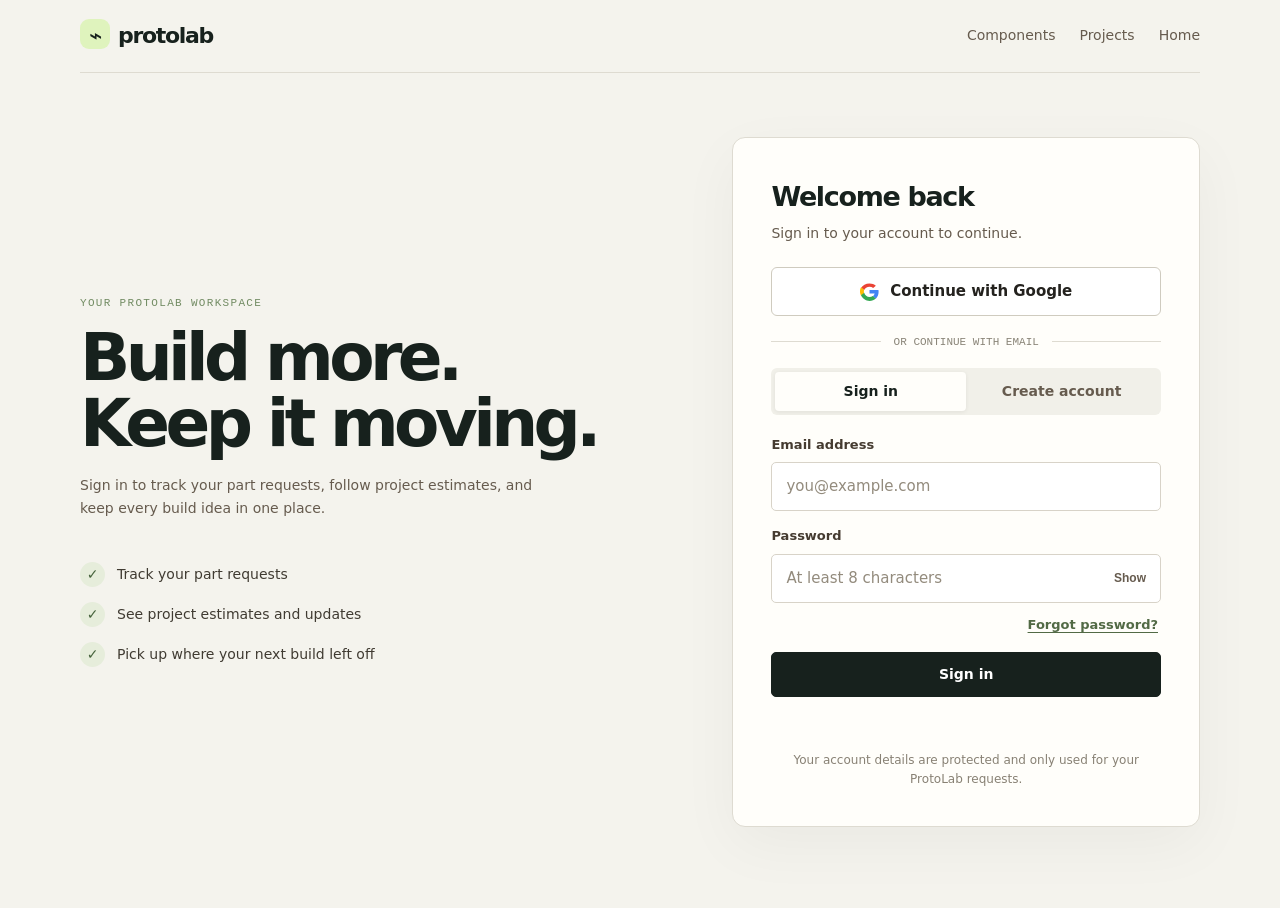
<file: account.html>
<!doctype html>
<html lang="en">
<head>
  <meta charset="utf-8"><meta name="viewport" content="width=device-width, initial-scale=1">
  <meta name="theme-color" content="#f4f3ed">
  <title>Sign in or create an account | ProtoLab</title>
  <meta name="description" content="Sign in to ProtoLab to follow your project requests, component requests, estimates, and order updates.">
  <style>
    :root{--paper:#f4f3ed;--white:#fffefa;--ink:#17211d;--muted:#665b4e;--line:#dedbd1;--green:#dff3bd;--sage:#718b62;--mono:ui-monospace,SFMono-Regular,Consolas,monospace}*{box-sizing:border-box}body{margin:0;background:var(--paper);color:var(--ink);font:16px/1.55 Inter,system-ui,sans-serif}.shell{width:min(1120px,calc(100% - 40px));margin:auto}.top{display:flex;align-items:center;justify-content:space-between;padding:19px 0;border-bottom:1px solid var(--line)}.brand{font-size:22px;font-weight:800;letter-spacing:-.06em;text-decoration:none;color:inherit}.brand-mark{display:inline-grid;place-items:center;width:30px;height:30px;border-radius:9px;background:var(--green);margin-right:8px}.top-links{display:flex;gap:24px;font-size:14px}.top-links a{color:var(--muted);text-decoration:none}.main{min-height:calc(100vh - 70px);display:grid;grid-template-columns:minmax(0,1fr) minmax(390px,.85fr);align-items:center;gap:clamp(40px,8vw,110px);padding:64px 0 80px}.story{max-width:520px}.kicker{font:11px var(--mono);letter-spacing:.14em;text-transform:uppercase;color:var(--sage);margin-bottom:16px}h1{font-size:clamp(40px,5.5vw,66px);line-height:.99;letter-spacing:-.07em;margin:0 0 18px}.intro{font-size:17px;color:var(--muted);max-width:460px;margin:0}.benefits{display:grid;gap:15px;margin-top:42px}.benefit{display:flex;align-items:center;gap:12px;color:#403b32;font-size:14px}.check{display:grid;place-items:center;width:25px;height:25px;border-radius:50%;background:#e6eddb;color:#46633c;font-weight:800}.auth-card{background:var(--white);border:1px solid var(--line);border-radius:13px;padding:clamp(24px,4vw,38px);box-shadow:0 18px 60px #17211d0b}.auth-card h2{font-size:27px;letter-spacing:-.05em;margin:0 0 5px}.subline{color:var(--muted);font-size:14px;margin:0 0 22px}.google{width:100%;display:flex;justify-content:center;align-items:center;gap:11px;background:#fff;border:1px solid #cfcbbf;border-radius:6px;padding:13px 16px;color:#24221e;font:600 15px/1.4 Inter,system-ui,sans-serif;cursor:pointer}.google:hover{background:#f8f7f2;border-color:#908a7c}.google svg{width:19px;height:19px}.divider{display:flex;align-items:center;gap:13px;color:#898477;font:11px var(--mono);margin:20px 0}.divider:before,.divider:after{content:"";height:1px;background:var(--line);flex:1}.auth-tabs{display:grid;grid-template-columns:1fr 1fr;background:#f1f0e9;border-radius:6px;padding:4px;margin-bottom:20px}.auth-tabs button{border:0;border-radius:4px;background:transparent;color:var(--muted);padding:10px;font:600 14px/1.4 Inter,system-ui,sans-serif;cursor:pointer}.auth-tabs button[aria-selected=true]{background:var(--white);color:var(--ink);box-shadow:0 1px 4px #17211d12}.field{display:grid;gap:7px;margin:15px 0;color:#453b30;font-size:13px;font-weight:650}.field input{width:100%;border:1px solid #d8d3c8;border-radius:5px;padding:13px 14px;background:#fff;color:var(--ink);font:400 15px/1.4 Inter,system-ui,sans-serif;outline:none}.field input::placeholder{color:#938b7d}.field input:focus{border-color:#718b62;box-shadow:0 0 0 3px #718b621c}.password-wrap{position:relative}.password-wrap input{padding-right:70px}.show-pass{position:absolute;right:8px;top:50%;transform:translateY(-50%);border:0;background:transparent;padding:7px;color:#665b4e;font-size:12px;font-weight:650;cursor:pointer}.forgot-row{text-align:right;margin:-5px 0 15px}.text-button{border:0;background:none;color:#526a45;text-decoration:underline;text-underline-offset:3px;font:600 13px/1.4 Inter,system-ui,sans-serif;cursor:pointer;padding:3px}.btn{border:1px solid var(--ink);border-radius:5px;background:var(--ink);color:white;padding:12px 16px;font:700 14px/1.4 Inter,system-ui,sans-serif;cursor:pointer;transition:transform .18s,background .18s;text-decoration:none;display:inline-flex;align-items:center;justify-content:center}.btn:hover{background:#2c3a32;transform:translateY(-1px)}.btn:disabled,.google:disabled{opacity:.55;cursor:wait;transform:none}.btn.quiet{width:auto;background:transparent;color:var(--ink);padding:9px 12px}.status{min-height:24px;margin:12px 0 0;color:#664421;font-size:13px;line-height:1.5}.secure-note{text-align:center;color:#888174;font-size:12px;margin:18px 0 0}.account-panel{grid-column:1/-1;width:min(1000px,100%);margin:auto;align-self:center}.profile-hero{position:relative;overflow:hidden;background:#1b2922;color:#fffefa;border-radius:14px;padding:clamp(24px,4vw,42px);margin-bottom:20px}.profile-hero:after{content:"";position:absolute;width:290px;height:290px;border-radius:50%;background:#dff3bd12;right:-80px;top:-160px}.profile-top{display:flex;justify-content:space-between;align-items:start;gap:20px;position:relative;z-index:1}.profile-identity{display:flex;align-items:center;gap:17px;min-width:0}.avatar{width:62px;height:62px;flex:0 0 62px;border-radius:50%;display:grid;place-items:center;background:var(--green);color:#24372b;font-size:22px;font-weight:800;letter-spacing:-.04em}.profile-kicker{font:11px var(--mono);letter-spacing:.12em;text-transform:uppercase;color:#c4d4b8;margin:0 0 5px}.profile-title{font-size:clamp(25px,4vw,36px);line-height:1.1;letter-spacing:-.05em;margin:0}.muted{color:var(--muted);font-size:13px}.profile-email{color:#d1d8d0;margin:5px 0 0;font-size:14px;overflow-wrap:anywhere}.profile-actions{display:flex;gap:9px;align-items:center;flex-wrap:wrap;justify-content:flex-end}.profile-hero .btn.quiet{border-color:#ffffff55;color:#fffefa}.profile-hero .btn.quiet:hover{background:#ffffff12}.profile-links{display:flex;gap:10px;position:relative;z-index:1;margin:24px 0 0}.profile-links .btn{background:var(--green);border-color:var(--green);color:#1b2922}.profile-links .btn.secondary{background:transparent;color:#fffefa;border-color:#ffffff65}.profile-stats{display:grid;grid-template-columns:repeat(3,minmax(0,1fr));gap:14px;margin:0 0 28px}.stat{background:var(--white);border:1px solid var(--line);border-radius:9px;padding:17px 19px}.stat-label{display:block;font:11px var(--mono);letter-spacing:.08em;text-transform:uppercase;color:var(--muted)}.stat-value{display:block;font-size:27px;font-weight:750;letter-spacing:-.04em;margin-top:5px}.request-section-head{display:flex;align-items:end;justify-content:space-between;gap:18px;margin:0 0 13px}.request-section-head h2{font-size:23px;letter-spacing:-.04em;margin:0}.request-section-head p{margin:3px 0 0;color:var(--muted);font-size:14px}.requests{display:grid;gap:12px}.request{background:var(--white);border:1px solid var(--line);border-radius:9px;padding:20px}.request-head{display:flex;justify-content:space-between;gap:14px;align-items:start}.request h3{margin:0;font-size:18px;letter-spacing:-.02em}.badge{background:#e7efdc;color:#3c5636;border-radius:100px;padding:5px 10px;font:11px var(--mono);text-transform:uppercase;white-space:nowrap}.request p{color:#51483d;margin:13px 0}.details{display:grid;grid-template-columns:repeat(2,minmax(0,1fr));gap:8px 20px;margin:16px 0 0;border-top:1px solid var(--line);padding-top:12px;font:13px/1.6 var(--mono)}.activity{margin-top:15px;border-top:1px solid var(--line);padding-top:12px}.activity summary{cursor:pointer;color:#403b32;font-weight:700}.activity ol{display:grid;gap:8px;margin:12px 0 0;padding-left:20px;color:var(--muted);font-size:13px}.activity li time{display:block;color:#847969;font:11px var(--mono)}.details span:last-child{color:#422f1f;text-align:right}.message{white-space:pre-wrap;background:#f3f0e7;border-left:2px solid var(--sage);padding:12px 14px;color:#4d4338}.empty{display:grid;grid-template-columns:auto 1fr;gap:15px;align-items:center;background:var(--white);border:1px solid var(--line);padding:24px;border-radius:9px;color:var(--muted)}.empty-icon{width:48px;height:48px;border-radius:50%;display:grid;place-items:center;background:#e8efdf;color:#4d6844;font-size:22px}.empty strong{display:block;color:var(--ink);font-size:17px;margin-bottom:2px}.empty p{margin:0;font-size:14px}.empty-links{display:flex;gap:9px;flex-wrap:wrap;margin-top:13px}.loading-requests{padding:18px;color:var(--muted);background:var(--white);border:1px solid var(--line);border-radius:9px}[hidden]{display:none!important}@media(max-width:760px){.main{grid-template-columns:1fr;gap:30px;padding:42px 0 60px;align-content:start}.story{max-width:620px}.story h1{font-size:clamp(38px,10vw,56px)}.benefits{grid-template-columns:1fr 1fr;gap:10px;margin-top:24px}.benefit{font-size:13px}.benefits .benefit:last-child{grid-column:1/-1}.auth-card{width:min(540px,100%);margin:auto}.top{padding:15px 0}.top-links{gap:14px}.details{grid-template-columns:1fr}.details span:last-child{text-align:left}.account-panel{align-self:start}.profile-top{align-items:flex-start}.profile-stats{gap:9px}.stat{padding:14px}.stat-value{font-size:23px}}@media(max-width:520px){.shell{width:calc(100% - 28px)}.auth-card{padding:22px 18px}.benefits{grid-template-columns:1fr}.benefits .benefit:last-child{grid-column:auto}.top-links{font-size:13px}.profile-top{display:grid}.profile-identity{gap:12px}.avatar{width:52px;height:52px;flex-basis:52px}.profile-actions{justify-content:flex-start;margin-left:64px}.profile-links{display:grid;grid-template-columns:1fr 1fr;margin-top:18px}.profile-links .btn{font-size:13px;padding:11px 8px}.profile-stats{grid-template-columns:repeat(3,minmax(0,1fr));gap:7px}.stat{padding:12px 10px}.stat-label{font-size:9px;line-height:1.3}.stat-value{font-size:20px}.request{padding:16px}.empty{grid-template-columns:1fr}.empty-links{display:grid}.request-section-head{align-items:start;display:block}}
    .auth-card .btn{width:100%}
  </style>
  <link rel="stylesheet" href="assets/site-polish.css">
</head>
<body>
  <header class="shell top"><a class="brand" href="index.html"><span class="brand-mark">⌁</span>protolab</a><nav class="top-links"><a href="components.html">Components</a><a href="projects.html">Projects</a><a href="index.html">Home</a></nav></header>
  <main class="shell main">
    <section class="story" id="story"><div class="kicker">Your ProtoLab workspace</div><h1>Build more.<br>Keep it moving.</h1><p class="intro">Sign in to track your part requests, follow project estimates, and keep every build idea in one place.</p><div class="benefits"><div class="benefit"><span class="check">✓</span>Track your part requests</div><div class="benefit"><span class="check">✓</span>See project estimates and updates</div><div class="benefit"><span class="check">✓</span>Pick up where your next build left off</div></div></section>
    <section class="auth-card" id="authPanel">
      <h2 id="authTitle">Welcome back</h2><p class="subline" id="authSubtitle">Sign in to your account to continue.</p>
      <button class="google" id="googleSignIn" type="button"><svg viewBox="0 0 48 48" aria-hidden="true"><path fill="#EA4335" d="M24 9.5c3.54 0 6.71 1.22 9.21 3.6l6.85-6.85C35.9 2.38 30.47 0 24 0 14.62 0 6.51 5.38 2.56 13.22l7.98 6.19C12.43 13.72 17.74 9.5 24 9.5Z" transform="translate(0 4) scale(1 .85)"/><path fill="#4285F4" d="M46.98 24.55c0-1.57-.15-3.09-.38-4.55H24v9.02h12.94c-.58 2.96-2.26 5.48-4.76 7.18l7.73 6C44.42 37.93 46.98 31.86 46.98 24.55Z"/><path fill="#FBBC05" d="M10.53 28.59a14.4 14.4 0 0 1 0-9.18l-7.98-6.2a24 24 0 0 0 0 21.58l7.98-6.2Z" transform="translate(0 0)"/><path fill="#34A853" d="M24 48c6.48 0 11.93-2.13 15.91-5.8l-7.73-6c-2.14 1.44-4.88 2.3-8.18 2.3-6.26 0-11.57-4.22-13.47-9.91l-7.98 6.2C6.51 42.62 14.62 48 24 48Z" transform="translate(0 -4) scale(1 1.08)"/></svg><span>Continue with Google</span></button>
      <div class="divider">OR CONTINUE WITH EMAIL</div>
      <div class="auth-tabs" id="authTabs" role="tablist" aria-label="Account access"><button type="button" role="tab" id="loginTab" aria-selected="true">Sign in</button><button type="button" role="tab" id="signupTab" aria-selected="false">Create account</button></div>
      <form id="authForm" novalidate>
        <label class="field" id="nameField" hidden>Full name<input name="name" autocomplete="name" maxlength="100" placeholder="Your name"></label>
        <label class="field" id="emailField">Email address<input name="email" type="email" autocomplete="email" required maxlength="254" placeholder="you@example.com"></label>
        <label class="field" id="passwordField">Password<span class="password-wrap"><input name="password" type="password" autocomplete="current-password" minlength="8" required maxlength="256" placeholder="At least 8 characters"><button class="show-pass" id="showPassword" type="button" aria-label="Show password">Show</button></span></label>
        <div class="forgot-row" id="forgotRow"><button class="text-button" id="forgotPassword" type="button">Forgot password?</button></div>
        <button class="btn" id="authSubmit" type="submit">Sign in</button>
        <button class="text-button" id="backToLogin" type="button" hidden>Back to sign in</button>
        <button class="btn quiet" id="resendConfirmation" type="button" hidden>Resend confirmation email</button>
        <p class="status" id="authStatus" aria-live="polite"></p>
      </form>
      <p class="secure-note" id="secureNote">Your account details are protected and only used for your ProtoLab requests.</p>
    </section>
    <section class="account-panel" id="accountPanel" hidden>
      <div class="profile-hero"><div class="profile-top"><div class="profile-identity"><div class="avatar" id="profileAvatar" aria-hidden="true">PL</div><div><p class="profile-kicker">Your ProtoLab account</p><h1 class="profile-title" id="profileName">Your profile</h1><p class="profile-email" id="accountEmail"></p></div></div><div class="profile-actions"><button class="btn quiet" id="signOut" type="button">Sign out</button></div></div><div class="profile-links"><a class="btn" href="components.html">Browse components <span aria-hidden="true">↗</span></a><a class="btn secondary" href="projects.html">Explore projects <span aria-hidden="true">↗</span></a></div></div>
      <div class="profile-stats" aria-label="Request summary"><div class="stat"><span class="stat-label">All requests</span><strong class="stat-value" id="statTotal">—</strong></div><div class="stat"><span class="stat-label">In review</span><strong class="stat-value" id="statReview">—</strong></div><div class="stat"><span class="stat-label">Quotes ready</span><strong class="stat-value" id="statQuoted">—</strong></div></div>
      <div class="request-section-head"><div><h2>Your orders</h2><p>Track order review, payment confirmation, and delivery status.</p></div></div><div class="requests" id="ordersList"><div class="loading-requests">Loading your orders…</div></div><p class="status" id="ordersStatus" aria-live="polite"></p>
      <div class="request-section-head" style="margin-top:30px"><div><h2>Your requests</h2><p>Follow updates, estimates, and build timing here.</p></div></div><div class="requests" id="requestsList"><div class="loading-requests">Loading your requests…</div></div><p class="status" id="requestsStatus" aria-live="polite"></p>
    </section>
  </main>
  <script>
    const $=id=>document.getElementById(id),tokenKey='protolabCustomerToken',refreshKey='protolabCustomerRefresh',expiryKey='protolabCustomerExpiry';let mode='login',token=sessionStorage.getItem(tokenKey)||'',refreshToken=sessionStorage.getItem(refreshKey)||'',expiry=Number(sessionStorage.getItem(expiryKey)||0);
    const esc=value=>String(value??'').replace(/[&<>"']/g,c=>({'&':'&amp;','<':'&lt;','>':'&gt;','"':'&quot;',"'":'&#39;'}[c]));
    function sessionUser(){try{const part=token.split('.')[1].replace(/-/g,'+').replace(/_/g,'/'),data=JSON.parse(decodeURIComponent(Array.from(atob(part),c=>'%'+c.charCodeAt(0).toString(16).padStart(2,'0')).join('')));return{email:data.email||'',name:data.user_metadata?.full_name||data.user_metadata?.name||data.user_metadata?.display_name||'',provider:data.app_metadata?.provider||''}}catch{return{email:'',name:'',provider:''}}}
    function saveSession(result){token=result.accessToken||result.access_token;refreshToken=result.refreshToken||result.refresh_token||refreshToken;expiry=Date.now()+Number(result.expiresIn||result.expires_in||3600)*1000;sessionStorage.setItem(tokenKey,token);if(refreshToken)sessionStorage.setItem(refreshKey,refreshToken);sessionStorage.setItem(expiryKey,String(expiry))}
    async function request(path,options={}){const response=await fetch(path,{...options,headers:{'Content-Type':'application/json',...(token?{Authorization:`Bearer ${token}`}:{})}});const result=await response.json().catch(()=>({error:'The server returned an invalid response.'}));if(!response.ok)throw new Error(result.error||'Request failed.');return result}
    async function ensureFreshSession(){if(!token||!refreshToken||expiry>Date.now()+60000)return;if(expiry&&expiry<Date.now()){token='';refreshToken='';sessionStorage.removeItem(tokenKey);sessionStorage.removeItem(refreshKey);sessionStorage.removeItem(expiryKey);return}const result=await request('/api/account/auth',{method:'POST',body:JSON.stringify({action:'refresh',refreshToken})});saveSession(result)}
    function showAuth(){const signedIn=!!token&&mode!=='reset';$('authPanel').hidden=signedIn;$('story').hidden=signedIn;$('accountPanel').hidden=!signedIn;if(signedIn)loadRequests()}
    function setMode(next){mode=next;const signup=mode==='signup',recover=mode==='recover',reset=mode==='reset';$('loginTab').setAttribute('aria-selected',String(!signup));$('signupTab').setAttribute('aria-selected',String(signup));$('authTabs').hidden=recover||reset;$('nameField').hidden=!signup;$('nameField').querySelector('input').required=signup;$('emailField').hidden=reset;$('emailField').querySelector('input').required=!reset;$('passwordField').hidden=recover;$('passwordField').querySelector('input').required=!recover;$('passwordField').querySelector('input').autocomplete=reset?'new-password':'current-password';$('forgotRow').hidden=signup||recover||reset;$('googleSignIn').hidden=recover||reset;$('authTitle').textContent=signup?'Create your account':recover?'Reset your password':reset?'Choose a new password':'Welcome back';$('authSubtitle').textContent=signup?'Create an account to keep your builds and requests together.':recover?'We’ll email you a secure link to reset your password.':reset?'Choose a new password for your ProtoLab account.':'Sign in to your account to continue.';$('authSubmit').textContent=signup?'Create account':recover?'Send reset link':reset?'Save new password':'Sign in';$('authStatus').textContent='';$('resendConfirmation').hidden=true;$('backToLogin').hidden=!(recover||reset)}
    function renderProfile(email,rows){const user=sessionUser(),displayName=user.name||email?.split('@')[0]||'Maker',initials=displayName.trim().split(/[\s._-]+/).filter(Boolean).slice(0,2).map(part=>part[0]).join('').toUpperCase()||'PL';$('profileName').textContent='Welcome back, '+displayName;$('profileAvatar').textContent=initials;$('accountEmail').textContent=email||user.email||'';const quoted=rows.filter(r=>r.estimated_total_inr!=null||r.status==='quoted').length,review=rows.filter(r=>!['completed','cancelled','quoted'].includes(String(r.status||'').toLowerCase())).length;$('statTotal').textContent=rows.length;$('statReview').textContent=review;$('statQuoted').textContent=quoted}
    function renderRequests(rows){const list=$('requestsList');if(!rows.length){list.innerHTML='<div class="empty"><div class="empty-icon" aria-hidden="true">⌁</div><div><strong>Your next build starts here</strong><p>You have no requests yet. Send us a part request or tell us about a project idea and follow its progress from this page.</p><div class="empty-links"><a class="btn" href="index.html#request">Start a request</a><a class="btn quiet" href="projects.html">Browse project ideas</a></div></div></div>';return}list.innerHTML=rows.map(r=>'<article class="request"><div class="request-head"><div><h3>'+esc(r.request_type==='part'?'Part request':'Project request')+'</h3><div class="muted">Submitted '+new Date(r.created_at).toLocaleDateString()+'</div></div><span class="badge">'+esc(String(r.status||'new').replaceAll('_',' '))+'</span></div><p>'+esc(r.description||'')+'</p><div class="details"><span>Estimated total</span><span>'+(r.estimated_total_inr==null?'Being reviewed':'₹'+Number(r.estimated_total_inr).toLocaleString('en-IN'))+'</span><span>Estimated build time</span><span>'+esc(r.estimated_build_time||'To be shared after review')+'</span></div>'+(r.customer_message?'<div class="message">'+esc(r.customer_message)+'</div>':'')+'</article>').join('')}
    function renderOrderHistory(order){const events=order.store_order_events||[];return '<details class="activity"><summary>Order activity · '+events.length+'</summary>'+(events.length?'<ol>'+events.map(event=>{const label=event.event_type==='placed'?'Order request received':event.event_type==='status_changed'?'Order status: '+String(event.status||'').replaceAll('_',' '):event.event_type==='payment_changed'?'Payment status: '+String(event.payment_status||''):event.event_type==='tracking_added'?'Tracking added: '+String(event.tracking_number||''):'Order updated';return '<li>'+esc(label)+'<time>'+new Date(event.created_at).toLocaleString()+'</time></li>'}).join('')+'</ol>':'<p class="muted">No activity history yet.</p>')+'</details>'}function renderOrders(rows){const list=$('ordersList');if(!rows.length){list.innerHTML='<div class="loading-requests">No orders yet. Your submitted order requests will appear here.</div>';return}list.innerHTML=rows.map(order=>'<article class="request"><div class="request-head"><div><h3>'+esc(order.order_number)+'</h3><div class="muted">Submitted '+new Date(order.created_at).toLocaleDateString()+'</div></div><span class="badge">'+esc(String(order.status||'new').replaceAll('_',' '))+'</span></div><div class="details"><span>Items</span><span>'+esc((order.items||[]).map(item=>item.quantity+' × '+item.name).join(', '))+'</span><span>Subtotal</span><span>₹'+Number(order.subtotal_inr||0).toLocaleString('en-IN')+'</span><span>Payment</span><span>'+esc(order.payment_status||'unpaid')+'</span>'+(order.tracking_number?'<span>Tracking</span><span>'+esc(order.tracking_number)+'</span>':'')+'</div>'+renderOrderHistory(order)+'</article>').join('')}
    async function loadRequests(){ $('requestsStatus').textContent='';$('ordersStatus').textContent='';try{await ensureFreshSession();const [result,ordersResult]=await Promise.all([request('/api/account/requests'),request('/api/account/orders')]),rows=result.requests||[],orders=ordersResult.orders||[];renderProfile(result.email,rows);renderRequests(rows);renderOrders(orders);$('requestsStatus').textContent=''}catch(error){if(error.message.includes('Sign in')){token='';refreshToken='';sessionStorage.removeItem(tokenKey);sessionStorage.removeItem(refreshKey);showAuth()}$('requestsStatus').textContent=error.message;$('ordersStatus').textContent=error.message}}
    $('loginTab').onclick=()=>setMode('login');$('signupTab').onclick=()=>setMode('signup');$('forgotPassword').onclick=()=>setMode('recover');$('backToLogin').onclick=()=>setMode('login');$('showPassword').onclick=()=>{const input=$('authForm').elements.password,inputType=input.type==='password'?'text':'password';input.type=inputType;$('showPassword').textContent=inputType==='password'?'Show':'Hide';$('showPassword').setAttribute('aria-label',inputType==='password'?'Show password':'Hide password')};
    $('googleSignIn').onclick=()=>{location.href='/api/account/oauth'};
    $('authForm').addEventListener('submit',async e=>{e.preventDefault();const data=new FormData(e.currentTarget),email=String(data.get('email')||'').trim(),password=String(data.get('password')||'');if(mode!=='reset'&&!/^[^\s@]+@[^\s@]+\.[^\s@]+$/.test(email)){ $('authStatus').textContent='Enter a valid email address.';return }if((mode==='login'||mode==='signup')&&password.length<8){$('authStatus').textContent='Use a password with at least 8 characters.';return}const button=$('authSubmit');button.disabled=true;$('authStatus').textContent=mode==='signup'?'Creating your account…':mode==='recover'?'Sending a reset link…':mode==='reset'?'Saving your new password…':'Signing in…';try{let result;if(mode==='reset'){result=await request('/api/account/auth',{method:'POST',body:JSON.stringify({action:'update-password',password})});token='';refreshToken='';sessionStorage.removeItem(tokenKey);sessionStorage.removeItem(refreshKey);sessionStorage.removeItem(expiryKey);setMode('login');$('authStatus').textContent='Password updated. Sign in with your new password.';return}else{result=await request('/api/account/auth',{method:'POST',body:JSON.stringify({action:mode,email,password,name:data.get('name')})})}if(result.confirmationRequired){setMode('login');$('authStatus').textContent=result.message;$('resendConfirmation').hidden=false}else if(result.accessToken){saveSession(result);e.currentTarget.reset();showAuth()}else{$('authStatus').textContent=result.message||'Check your email for the next step.'}}catch(error){$('authStatus').textContent=error.message;$('resendConfirmation').hidden=!error.message.toLowerCase().includes('not confirmed')}finally{button.disabled=false}});
    $('resendConfirmation').onclick=async()=>{const email=$('authForm').elements.email.value.trim();if(!email){$('authStatus').textContent='Enter your account email address first.';return}const button=$('resendConfirmation');button.disabled=true;$('authStatus').textContent='Sending confirmation email…';try{const result=await request('/api/account/auth',{method:'POST',body:JSON.stringify({action:'resend',email})});$('authStatus').textContent=result.message;button.hidden=true}catch(error){$('authStatus').textContent=error.message}finally{button.disabled=false}};
    $('signOut').onclick=()=>{token='';refreshToken='';expiry=0;sessionStorage.removeItem(tokenKey);sessionStorage.removeItem(refreshKey);sessionStorage.removeItem(expiryKey);showAuth()};
    (function init(){const hash=new URLSearchParams(location.hash.slice(1));if(hash.has('access_token')){saveSession({access_token:hash.get('access_token'),refresh_token:hash.get('refresh_token'),expires_in:hash.get('expires_in')});history.replaceState(null,'',location.pathname+location.search);if(hash.get('type')==='recovery'){token=hash.get('access_token');setMode('reset');$('authStatus').textContent='You can now choose a new password.'}}else if(new URLSearchParams(location.search).has('error_description')){$('authStatus').textContent=new URLSearchParams(location.search).get('error_description');history.replaceState(null,'',location.pathname)}if(!token&&new URLSearchParams(location.search).has('recovery'))setMode('reset');showAuth()})();
  </script>
</body>
</html>
</file>
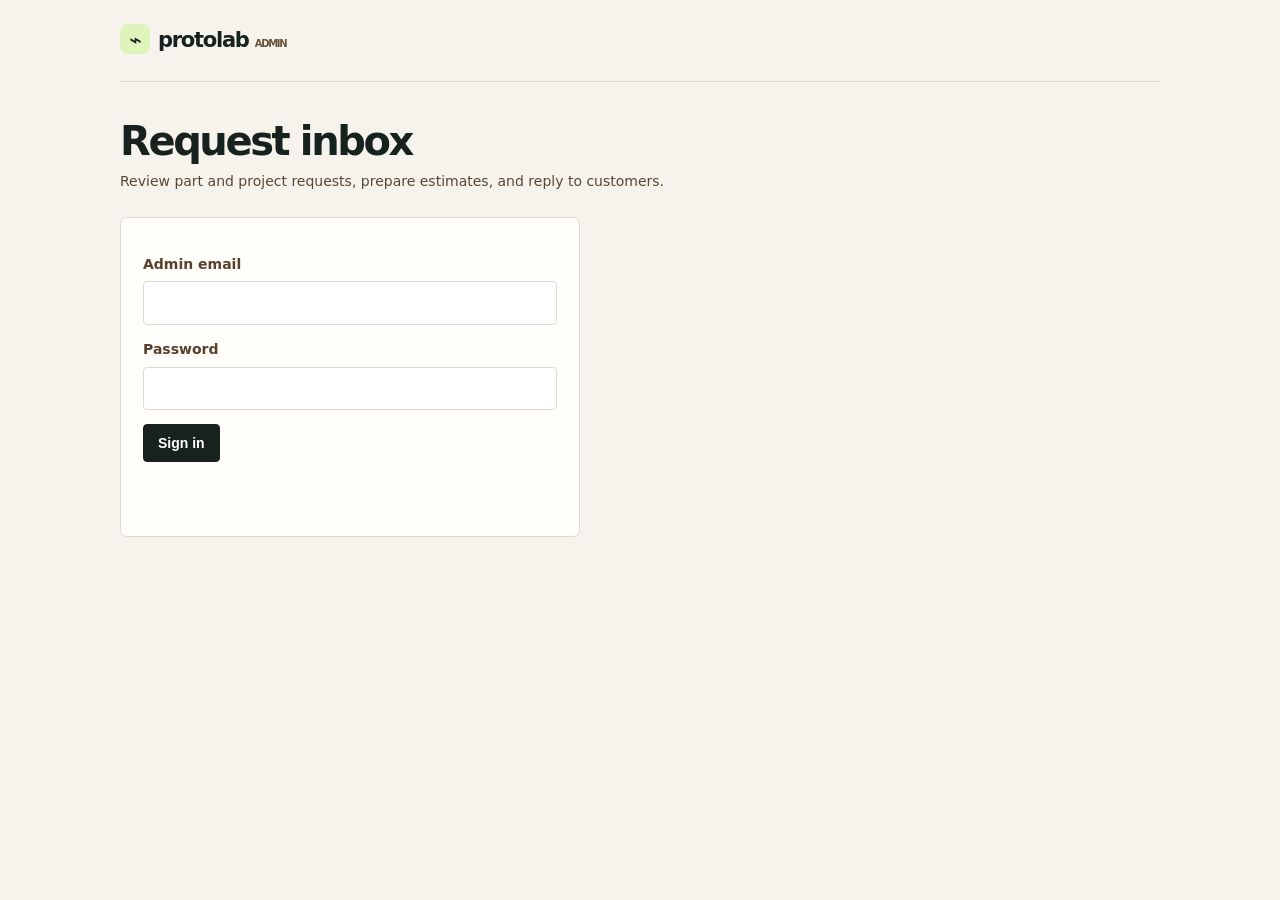
<file: admin.html>
<!doctype html>
<html lang="en">
<head>
  <meta charset="utf-8"><meta name="viewport" content="width=device-width, initial-scale=1">
  <title>ProtoLab · Admin inbox</title>
  <meta name="description" content="ProtoLab admin workspace for managing customer requests, store orders, and component inventory.">
  <style>
    :root{--paper:#f5f3ec;--white:#fffefa;--ink:#17211d;--muted:#594735;--line:#dedbd1;--green:#dff3bd}*{box-sizing:border-box}body{margin:0;background:var(--paper);color:var(--ink);font:15px/1.5 Inter,system-ui,sans-serif}.shell{width:min(1040px,calc(100% - 32px));margin:auto}.top{padding:24px 0;border-bottom:1px solid var(--line);display:flex;align-items:center;justify-content:space-between}.brand{font-size:21px;font-weight:750;letter-spacing:-.06em;color:inherit;text-decoration:none}.brand span{display:inline-grid;place-items:center;background:var(--green);width:30px;height:30px;border-radius:8px;margin-right:8px}.wrap{padding:38px 0 70px}h1{font-size:clamp(28px,4vw,40px);line-height:1.05;letter-spacing:-.06em;margin:0 0 8px}.intro{color:var(--muted);margin:0 0 24px}.panel,.request{background:var(--white);border:1px solid var(--line);border-radius:7px;padding:22px}.panel{max-width:460px}.field{display:grid;gap:6px;margin:14px 0;color:#59402b;font-size:12px}.field input,.field textarea,.field select{width:100%;border:1px solid var(--line);border-radius:4px;padding:10px;background:#fff;color:var(--ink);font:inherit}.field textarea{min-height:90px}.btn{border:1px solid var(--ink);border-radius:4px;background:var(--ink);color:white;padding:10px 14px;font-weight:650;cursor:pointer}.btn:disabled{opacity:.55;cursor:wait}.quiet{background:transparent;color:var(--ink)}.status{min-height:24px;color:#59402b;font-size:13px}.toolbar{display:flex;align-items:center;justify-content:space-between;gap:12px;margin:25px 0 14px}.toolbar input,.toolbar select{border:1px solid var(--line);border-radius:4px;padding:9px;background:var(--white);font:inherit;color:var(--ink)}.toolbar input{min-width:180px;flex:1}.list{display:grid;gap:14px}.request-head{display:flex;justify-content:space-between;gap:12px;align-items:flex-start}.request h2{font-size:19px;margin:0}.meta{font-size:12px;color:#594735}.badge{background:var(--green);border-radius:99px;padding:4px 9px;font-size:11px}.description{white-space:pre-wrap;margin:14px 0;color:#32291f}.admin-grid{display:grid;grid-template-columns:repeat(2,minmax(0,1fr));gap:0 16px}.actions{display:flex;gap:8px;flex-wrap:wrap}.activity{margin-top:16px;border-top:1px solid var(--line);padding-top:12px}.activity summary{cursor:pointer;color:#403b32;font-weight:700}.activity ol{display:grid;gap:8px;margin:12px 0 0;padding-left:20px;color:var(--muted);font-size:13px}.activity li time{display:block;color:#847969;font:11px ui-monospace,SFMono-Regular,Consolas,monospace}.empty{padding:24px;border:1px dashed #b7b5a9;border-radius:6px;color:var(--muted)}[hidden]{display:none!important}@media(max-width:620px){.wrap{padding-top:28px}.panel,.request{padding:17px}.admin-grid{grid-template-columns:1fr}.request-head{display:block}.badge{display:inline-block;margin-top:8px}.toolbar{flex-wrap:wrap;justify-content:flex-start}.toolbar strong{width:100%}.toolbar input{flex-basis:100%}}
  </style>
<style>
body{font-size:16px}
.intro{font-size:16px;line-height:1.6}
.field{font-size:14px;font-weight:600}
.status,.meta{font-size:14px;line-height:1.55}
.request h2{font-size:21px;font-weight:700}
.description{font-size:15px;line-height:1.65}
.badge{font-size:12px;font-weight:700}
.btn,.toolbar input,.toolbar select{font-size:14px;font-weight:600}
.inventory-card{display:grid;grid-template-columns:minmax(180px,1fr) 130px 130px auto auto;gap:12px;align-items:center}.inventory-card h2{font-size:16px}.inventory-card .field{margin:0}.inventory-card .inventory-active{display:flex;align-items:center;gap:7px;font-size:13px}.stock-state{display:block;color:#68746c;font-size:12px}.stock-state.low{color:#9a4f20;font-weight:700}.stock-state.out{color:#a52f2f;font-weight:700}@media(max-width:720px){.inventory-card{grid-template-columns:1fr 1fr}.inventory-card>div:first-child{grid-column:1/-1}.inventory-card .inventory-active{grid-column:1/-1}}
</style>
  <link rel="stylesheet" href="assets/site-polish.css">
</head>
<body>
  <header class="top shell"><a class="brand" href="index.html"><span>⌁</span>protolab <small style="font-size:10px;color:#6a523c">ADMIN</small></a><button class="btn quiet" id="signOut" hidden>Sign out</button></header>
  <main class="shell wrap"><h1>Request inbox</h1><p class="intro">Review part and project requests, prepare estimates, and reply to customers.</p>
    <section class="panel" id="loginPanel"><form id="loginForm"><label class="field">Admin email<input name="email" type="email" autocomplete="username" required></label><label class="field">Password<input name="password" type="password" autocomplete="current-password" required></label><button class="btn" id="loginButton">Sign in</button><p class="status" id="loginStatus" aria-live="polite"></p></form></section>
    <section id="inbox" hidden><div class="toolbar"><strong id="count">Requests</strong><input id="searchRequests" type="search" placeholder="Search requests" aria-label="Search requests"><select id="statusFilter" aria-label="Filter by status"><option value="all">All statuses</option><option value="new">New</option><option value="reviewing">Reviewing</option><option value="quoted">Quoted</option><option value="in_progress">In progress</option><option value="completed">Completed</option><option value="declined">Declined</option></select><button class="btn quiet" id="refreshRequests" type="button">Refresh</button></div><div class="list" id="requestList"></div><p class="status" id="inboxStatus" aria-live="polite"></p><div class="toolbar" style="border-top:1px solid var(--line);padding-top:26px;margin-top:38px"><strong id="orderCount">Store orders</strong><input id="searchOrders" type="search" placeholder="Search orders" aria-label="Search orders"><button class="btn quiet" id="refreshOrders" type="button">Refresh orders</button></div><div class="list" id="orderList"></div><p class="status" id="ordersStatus" aria-live="polite"></p><div class="toolbar" style="border-top:1px solid var(--line);padding-top:26px;margin-top:38px"><strong id="inventoryCount">Inventory</strong><input id="searchInventory" type="search" placeholder="Search products" aria-label="Search inventory"><button class="btn quiet" id="refreshInventory" type="button">Refresh stock</button></div><p class="meta">Set available units and a low-stock alert threshold. Leave quantity blank to keep stock untracked. New order requests reserve tracked stock; cancelling an order returns its reserved units.</p><div class="list" id="inventoryList"></div><p class="status" id="inventoryStatus" aria-live="polite"></p></section>
  </main>
<script>
const $=id=>document.getElementById(id),tokenKey='protolabAdminToken';let accessToken=sessionStorage.getItem(tokenKey)||'',requests=[];
async function api(path,options={}){const response=await fetch(path,{...options,headers:{'Content-Type':'application/json',...(accessToken?{Authorization:`Bearer ${accessToken}`}:{})}});const body=await response.json().catch(()=>({error:'The server returned an invalid response.'}));if(!response.ok)throw new Error(body.error||'Request failed.');return body}
function showInbox(){ $('loginPanel').hidden=!!accessToken;$('inbox').hidden=!accessToken;$('signOut').hidden=!accessToken;if(accessToken){loadRequests();loadOrders();loadInventory()} }
function safe(value){return String(value??'').replace(/[&<>"']/g,ch=>({'&':'&amp;','<':'&lt;','>':'&gt;','"':'&quot;',"'":'&#39;'}[ch]))}
function render(){const filter=$('statusFilter').value,query=$('searchRequests').value.trim().toLowerCase();const visible=requests.filter(r=>(filter==='all'||r.status===filter)&&(!query||[r.customer_name,r.customer_email,r.description,r.request_type].some(v=>String(v||'').toLowerCase().includes(query))));$('count').textContent=`${visible.length} of ${requests.length} request${requests.length===1?'':'s'}`;$('requestList').innerHTML=visible.length?visible.map(r=>`<article class="request" data-id="${safe(r.id)}"><div class="request-head"><div><h2>${safe(r.request_type==='part'?'Part request':'Project request')} · ${safe(r.customer_name)}</h2><div class="meta">${safe(r.customer_email)} · ${new Date(r.created_at).toLocaleString()}</div></div><span class="badge">${safe(r.status.replace('_',' '))}</span></div><p class="description">${safe(r.description)}</p><div class="admin-grid"><label class="field">Status<select name="status">${['new','reviewing','quoted','in_progress','completed','declined'].map(s=>`<option value="${s}" ${s===r.status?'selected':''}>${s.replace('_',' ')}</option>`).join('')}</select></label><label class="field">Estimated total (₹)<input name="estimatedTotalInr" type="number" min="0" step="1" value="${r.estimated_total_inr??''}" placeholder="Add estimate"></label><label class="field">Estimated build time<input name="estimatedBuildTime" value="${safe(r.estimated_build_time||'')}" placeholder="e.g. 7–10 working days"></label><label class="field">Message for customer<textarea name="customerMessage" placeholder="Share your estimate, questions, or next steps">${safe(r.customer_message||'')}</textarea></label><label class="field">Private admin notes<textarea name="adminNotes" placeholder="Only visible to admins">${safe(r.admin_notes||'')}</textarea></label></div><div class="actions"><button class="btn quiet save-request">Save changes</button><button class="btn send-quote">Save &amp; email estimate</button></div></article>`).join(''):'<div class="empty">No requests match this filter.</div>';document.querySelectorAll('.request').forEach(card=>{card.querySelector('.save-request').onclick=()=>saveRequest(card,false);card.querySelector('.send-quote').onclick=()=>saveRequest(card,true)})}
async function loadRequests(){ $('inboxStatus').textContent='Loading requests…';try{const result=await api('/api/admin/requests');requests=result.requests||[];render();$('inboxStatus').textContent=''}catch(error){if(error.message.includes('sign in'))logout();$('inboxStatus').textContent=error.message}}
async function saveRequest(card,sendQuote){const buttons=card.querySelectorAll('button');buttons.forEach(b=>b.disabled=true);const get=name=>card.querySelector(`[name="${name}"]`).value;try{const result=await api('/api/admin/requests',{method:'PATCH',body:JSON.stringify({id:card.dataset.id,status:get('status'),estimatedTotalInr:get('estimatedTotalInr'),estimatedBuildTime:get('estimatedBuildTime'),customerMessage:get('customerMessage'),adminNotes:get('adminNotes'),sendQuote})});requests=requests.map(r=>r.id===result.request.id?result.request:r);render();$('inboxStatus').textContent=sendQuote?(result.emailSent?'Estimate saved and emailed to the customer.':'Estimate saved. Email was not sent; configure Resend to enable customer replies.'):'Request changes saved.'}catch(error){$('inboxStatus').textContent=error.message;buttons.forEach(b=>b.disabled=false)}}
let orders=[];
function renderOrderHistory(order){const events=order.store_order_events||[];return `<details class="activity"><summary>Order activity · ${events.length}</summary>${events.length?`<ol>${events.map(event=>{const label=event.event_type==='placed'?'Order request received':event.event_type==='status_changed'?'Order status: '+String(event.status||'').replaceAll('_',' '):event.event_type==='payment_changed'?'Payment status: '+String(event.payment_status||''):event.event_type==='tracking_added'?'Tracking added: '+String(event.tracking_number||''):'Order updated';return `<li>${safe(label)}<time>${new Date(event.created_at).toLocaleString()}</time></li>`}).join('')}</ol>`:'<p class="meta">No activity history yet.</p>'}</details>`}function renderOrders(){const query=$('searchOrders').value.trim().toLowerCase(),visible=orders.filter(order=>[order.order_number,order.customer_name,order.customer_email,order.customer_phone,...(order.items||[]).map(item=>item.name)].some(value=>String(value||'').toLowerCase().includes(query)));$('orderCount').textContent=`Store orders · ${visible.length} of ${orders.length}`;$('orderList').innerHTML=visible.length?visible.map(order=>`<article class="request order-card" data-id="${safe(order.id)}"><div class="request-head"><div><h2>${safe(order.order_number)} · ${safe(order.customer_name)}</h2><div class="meta">${safe(order.customer_email)} · ${safe(order.customer_phone)} · ${new Date(order.created_at).toLocaleString()}</div></div><span class="badge">${safe(order.status.replaceAll('_',' '))}</span></div><p class="description">${(order.items||[]).map(item=>`${safe(item.quantity)} × ${safe(item.name)} — ₹${Number(item.line_total_inr).toLocaleString('en-IN')}`).join('<br>')}<br><strong>Subtotal: ₹${Number(order.subtotal_inr).toLocaleString('en-IN')}</strong></p><p class="description">Delivery address: ${safe(order.shipping_address)}${order.customer_note?`<br>Customer note: ${safe(order.customer_note)}`:''}</p><div class="admin-grid"><label class="field">Order status<select name="status">${['new','reviewing','confirmed','processing','shipped','delivered','cancelled'].map(status=>`<option value="${status}" ${status===order.status?'selected':''}>${status.replaceAll('_',' ')}</option>`).join('')}</select></label><label class="field">Payment status<select name="paymentStatus">${['unpaid','pending','paid','refunded'].map(status=>`<option value="${status}" ${status===order.payment_status?'selected':''}>${status}</option>`).join('')}</select></label><label class="field">Tracking number<input name="trackingNumber" value="${safe(order.tracking_number||'')}" placeholder="Add after dispatch"></label><label class="field">Message for customer<textarea name="adminNote" placeholder="Share status or next steps">${safe(order.admin_note||'')}</textarea></label></div><div class="actions"><button class="btn quiet save-order">Save order update</button><button class="btn notify-order">Save &amp; email customer</button></div>${renderOrderHistory(order)}</article>`).join(''):'<div class="empty">No store orders yet. New order requests will appear here.</div>';document.querySelectorAll('.order-card').forEach(card=>{card.querySelector('.save-order').onclick=()=>saveOrder(card,false);card.querySelector('.notify-order').onclick=()=>saveOrder(card,true)})}
async function loadOrders(){$('ordersStatus').textContent='Loading store orders…';try{const result=await api('/api/admin/orders');orders=result.orders||[];renderOrders();$('ordersStatus').textContent=''}catch(error){if(error.message.includes('sign in'))logout();$('ordersStatus').textContent=error.message}}
async function saveOrder(card,notifyCustomer){const buttons=card.querySelectorAll('button');buttons.forEach(button=>button.disabled=true);const get=name=>card.querySelector(`[name="${name}"]`).value;try{const result=await api('/api/admin/orders',{method:'PATCH',body:JSON.stringify({id:card.dataset.id,status:get('status'),paymentStatus:get('paymentStatus'),trackingNumber:get('trackingNumber'),adminNote:get('adminNote'),notifyCustomer})});orders=orders.map(order=>order.id===result.order.id?result.order:order);renderOrders();$('ordersStatus').textContent=notifyCustomer?(result.emailSent?'Order updated and customer emailed.':'Order updated. Email was not sent; configure Resend.'):'Order update saved.'}catch(error){$('ordersStatus').textContent=error.message;buttons.forEach(button=>button.disabled=false)}}
let inventory=[];
function renderInventory(){const query=$('searchInventory').value.trim().toLowerCase(),visible=inventory.filter(item=>[item.name,item.category].some(value=>String(value||'').toLowerCase().includes(query)));$('inventoryCount').textContent=`Inventory · ${visible.length} of ${inventory.length} products`;$('inventoryList').innerHTML=visible.length?visible.map(item=>{const state=!item.active?'Unavailable':!item.tracked?'Stock not tracked':item.quantity===0?'Out of stock':item.quantity<=item.threshold?'Low stock':'In stock';const stateClass=!item.active||item.quantity===0?'out':item.tracked&&item.quantity<=item.threshold?'low':'';return `<article class="request inventory-card" data-id="${safe(item.productId)}"><div><h2>${safe(item.name)}</h2><span class="meta">${safe(item.category)} · ${item.price==null?'Price on request':`₹${Number(item.price).toLocaleString('en-IN')}`}</span><span class="stock-state ${stateClass}">${state}${item.tracked?` · ${item.quantity} available`:''}</span></div><label class="field">Available units<input name="quantity" type="number" min="0" max="1000000" step="1" value="${item.tracked?item.quantity:''}" placeholder="Untracked"></label><label class="field">Low-stock alert<input name="threshold" type="number" min="0" max="1000000" step="1" value="${item.threshold}"></label><label class="inventory-active"><input name="active" type="checkbox" ${item.active?'checked':''}> Available to order</label><button class="btn quiet save-inventory" type="button">Save stock</button></article>`}).join(''):'<div class="empty">No products match your search.</div>';document.querySelectorAll('.inventory-card').forEach(card=>card.querySelector('.save-inventory').onclick=()=>saveInventory(card))}
async function loadInventory(){$('inventoryStatus').textContent='Loading inventory…';try{const result=await api('/api/admin/inventory');inventory=result.inventory||[];renderInventory();$('inventoryStatus').textContent=''}catch(error){if(error.message.includes('sign in'))logout();$('inventoryStatus').textContent=error.message}}
async function saveInventory(card){const button=card.querySelector('.save-inventory');button.disabled=true;try{const result=await api('/api/admin/inventory',{method:'PATCH',body:JSON.stringify({productId:Number(card.dataset.id),quantity:card.querySelector('[name="quantity"]').value,threshold:card.querySelector('[name="threshold"]').value,active:card.querySelector('[name="active"]').checked})});inventory=inventory.map(item=>item.productId===result.inventory.productId?{...item,...result.inventory}:item);renderInventory();$('inventoryStatus').textContent=`Stock saved for ${result.inventory.name}.`}catch(error){$('inventoryStatus').textContent=error.message;button.disabled=false}}
function logout(){accessToken='';sessionStorage.removeItem(tokenKey);showInbox()}
$('loginForm').addEventListener('submit',async e=>{e.preventDefault();const button=$('loginButton');button.disabled=true;$('loginStatus').textContent='Signing in…';try{const data=new FormData(e.currentTarget);const result=await api('/api/admin/login',{method:'POST',body:JSON.stringify({email:data.get('email'),password:data.get('password')})});accessToken=result.accessToken;sessionStorage.setItem(tokenKey,accessToken);showInbox()}catch(error){$('loginStatus').textContent=error.message}finally{button.disabled=false}});
$('signOut').onclick=logout;$('statusFilter').onchange=render;$('searchRequests').oninput=render;$('refreshRequests').onclick=loadRequests;$('searchOrders').oninput=renderOrders;$('refreshOrders').onclick=loadOrders;$('searchInventory').oninput=renderInventory;$('refreshInventory').onclick=loadInventory;showInbox();
</script>
</body>
</html>
</file>
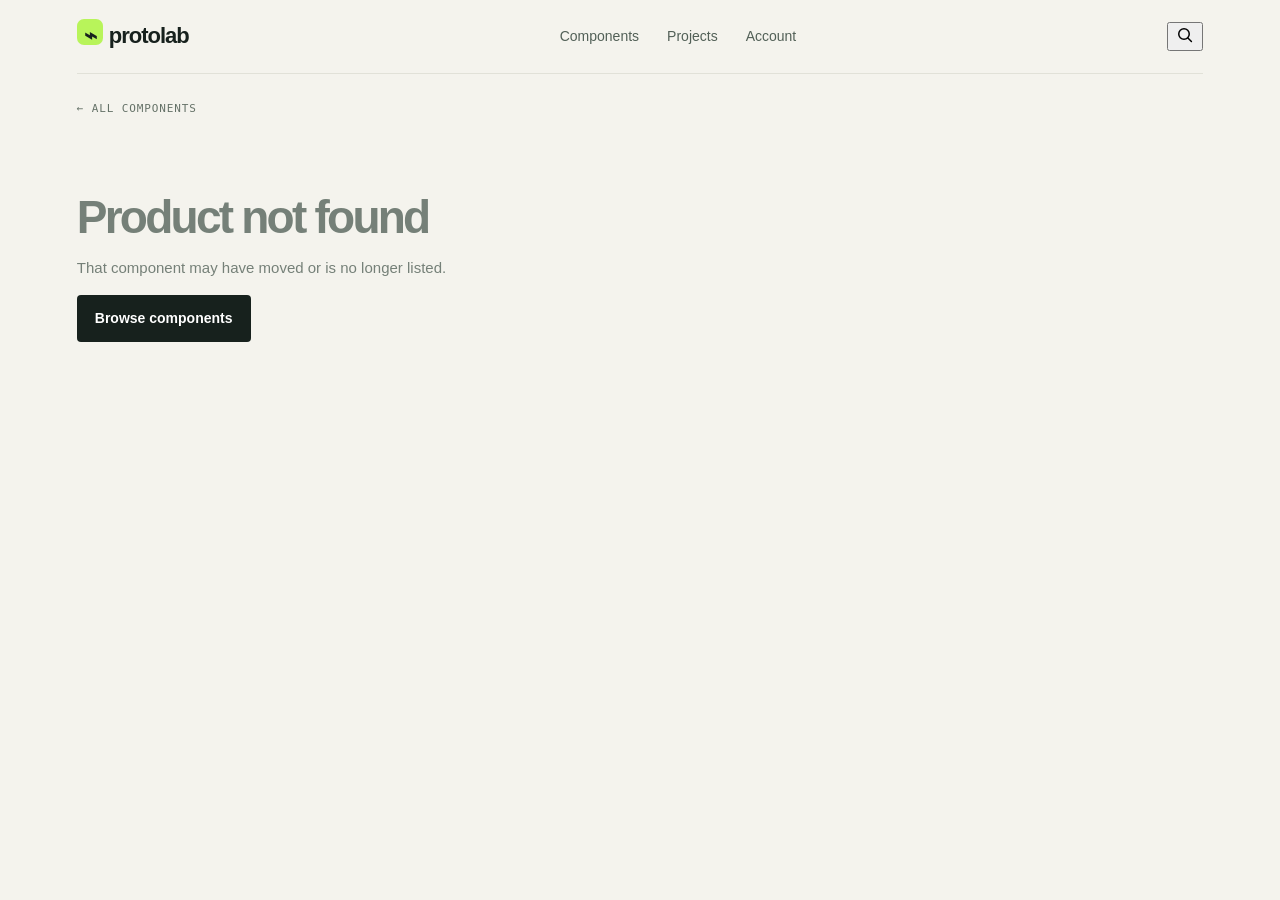
<file: product.html>
<!doctype html>
<html lang="en">
<head>
<meta charset="utf-8"><meta name="viewport" content="width=device-width,initial-scale=1"><title>Product | ProtoLab</title>
  <meta name="description" content="Explore electronics components at ProtoLab with clear specifications, product photos, and details for your next IoT or engineering project.">
<style>
:root{--paper:#f4f3ed;--white:#fffefa;--ink:#17211d;--line:#e1e1d8;--muted:#758078;--green:#718b62;--mono:ui-monospace,SFMono-Regular,Consolas,monospace;--sans:Arial,sans-serif}*{box-sizing:border-box}body{margin:0;background:var(--paper);color:var(--ink);font:14px var(--sans)}a{color:inherit;text-decoration:none}.shell{width:min(1240px,88%);margin:auto}.nav{height:74px;display:flex;justify-content:space-between;align-items:center;border-bottom:1px solid var(--line)}.brand{font-size:22px;font-weight:800;letter-spacing:-1px}.brand-mark{display:inline-grid;place-items:center;width:26px;height:26px;margin-right:6px;border-radius:7px;background:#b8f45a}.nav-links{display:flex;gap:28px;color:#526057;font-size:12px}.back{display:inline-block;margin:28px 0 18px;color:#657268;font:10px var(--mono);text-transform:uppercase;letter-spacing:.08em}.product{display:grid;grid-template-columns:1.05fr .95fr;gap:42px;align-items:start;padding:0 0 70px}.visual{min-height:520px;display:grid;place-items:center;background:#ecece4;border-radius:5px;overflow:hidden}.visual img{display:block;width:100%;height:520px;object-fit:contain;padding:24px}.info{padding:22px 0}.kicker{font:10px var(--mono);letter-spacing:.12em;text-transform:uppercase;color:#849087;margin-bottom:12px}h1{font-size:clamp(30px,4vw,46px);line-height:1.05;letter-spacing:-.06em;margin:0 0 14px}.summary{color:var(--muted);font-size:14px;line-height:1.7;margin:0 0 24px}.specs{border-top:1px solid var(--line);margin:0 0 24px}.spec{display:flex;justify-content:space-between;gap:18px;padding:12px 0;border-bottom:1px solid var(--line);font:11px var(--mono)}.spec span:first-child{color:#89938a}.good-title{font-size:12px;margin:0 0 10px}.tags{display:flex;gap:6px;flex-wrap:wrap;margin-bottom:24px}.tags span{padding:6px 8px;border:1px solid var(--line);border-radius:3px;color:#68756b;font:9px var(--mono)}.warning{padding:11px 12px;margin:0 0 18px;background:#fff0df;border-left:2px solid #df9957;color:#805128;font-size:11px;line-height:1.5}.price{font:18px var(--mono);margin:0 0 18px}.btn{display:inline-block;border:0;border-radius:4px;background:var(--ink);color:white;padding:13px 18px;font-weight:600;font-size:12px;cursor:pointer}.btn:disabled{opacity:.55;cursor:not-allowed}.empty{padding:60px 0;color:var(--muted)}@media(max-width:700px){.shell{width:90%}.nav{height:62px}.nav-links{gap:14px;font-size:10px}.product{grid-template-columns:1fr;gap:18px;padding-bottom:40px}.visual{min-height:300px}.visual img{height:300px;padding:16px}.info{padding:4px 0}.back{margin:20px 0 14px}}
</style>
<style>
body{font-size:16px}
.nav-links{font-size:14px}
.back,.kicker{font-size:11px}
.summary{font-size:16px;line-height:1.7}
.spec{font-size:13px}
.spec span:first-child{color:#625d52;font-weight:600}
.good-title{font-size:14px;font-weight:700}
.tags span{font-size:11px}
.warning{font-size:13px;line-height:1.6}
.price{font-size:20px;font-weight:600}
.btn{font-size:14px;font-weight:700}
</style>
<style>.stock-status{font:12px "DM Mono",monospace;color:#55724c;margin:10px 0}.stock-status.limited{color:#9a5b20}.stock-status.unavailable{color:#a63732;font-weight:700}</style>
  <link rel="stylesheet" href="assets/site-polish.css">
</head>
<body>
<header class="shell nav"><a class="brand" href="index.html"><span class="brand-mark">⌁</span>protolab</a><nav class="nav-links"><a href="components.html">Components</a><a href="projects.html">Projects</a><a href="account.html">Account</a></nav><div class="nav-actions"><button class="icon-btn" aria-label="Search components" id="searchBtn" type="button"><svg viewBox="0 0 24 24" width="20" height="20" fill="none" stroke="currentColor" stroke-width="1.8" stroke-linecap="round" aria-hidden="true"><circle cx="10.8" cy="10.8" r="6.3"/><path d="m15.5 15.5 4.2 4.2"/></svg></button></div></header>
<main class="shell"><a class="back" href="components.html">← All components</a><section class="product" id="product" aria-live="polite"></section></main>
<script type="application/json" id="componentData">[{"slug":"arduino-uno","name":"Arduino Uno R3","category":"Boards & Controllers","image":"assets/products/arduino-uno.webp","summary":"A dependable starting point for prototyping interactive electronics. USB powered, beginner friendly, and ready for a thousand different ideas.","specs":[{"label":"Dimensions","value":"68.6 × 53.4 mm"},{"label":"Operating voltage","value":"5 V"},{"label":"Digital I/O","value":"14 pins"},{"label":"Weight","value":"25 g"}],"goodFor":["beginner electronics","prototyping","robotics"],"cardChips":["5 V","14 digital I/O"],"safetyNote":null,"price":649,"id":1},{"slug":"hc-sr04","name":"HC-SR04 Ultrasonic Sensor (Pack of 2)","category":"Sensors","image":"assets/products/hc-sr04.webp","summary":"A pair of HC-SR04 ultrasonic distance sensors for obstacle-avoiding robots, parking sensors, and distance-measuring projects.","specs":[{"label":"Supply voltage","value":"5 V DC"},{"label":"Working current","value":"15 mA"},{"label":"Range","value":"2 cm – 400 cm"},{"label":"Resolution","value":"about 0.3 cm"},{"label":"Measuring angle","value":"15°"},{"label":"Ultrasonic frequency","value":"40 kHz"},{"label":"Trigger input","value":"10 µs TTL pulse"},{"label":"Pins","value":"VCC, Trig, Echo, GND"},{"label":"Size","value":"45 × 20 × 15 mm"}],"goodFor":["obstacle-avoiding robots","parking sensors","water-level meters","distance measurement"],"cardChips":["2 sensors","2–400 cm"],"safetyNote":null,"price":99,"id":4},{"slug":"esp32","name":"ESP32 DevKit V1","category":"Boards & Controllers","image":"assets/products/esp32-development-board.png","summary":"A powerful connected board for IoT projects. Built in Wi-Fi and Bluetooth make it a versatile choice for wireless prototypes.","specs":[{"label":"Dimensions","value":"55 × 28 mm"},{"label":"Processor","value":"Dual-core 240 MHz"},{"label":"Wireless","value":"Wi-Fi + Bluetooth"},{"label":"Weight","value":"10 g"}],"goodFor":["wireless prototypes","IoT sensors","connected projects"],"cardChips":["Wi-Fi","Bluetooth"],"safetyNote":null,"price":499,"id":5},{"slug":"sg90-servo","name":"SG90 Micro Servo","category":"Motors & Actuators","image":"assets/products/sg90-servo.webp","summary":"A tiny, light servo you can turn to an exact angle. Ideal for robot arms, sensor scanners, door latches and RC models.","specs":[{"label":"Weight","value":"9 g"},{"label":"Operating voltage","value":"4.8–6 V"},{"label":"Stall torque","value":"1.8 kg·cm (at 4.8 V)"},{"label":"Speed","value":"0.1 s / 60° (at 4.8 V)"},{"label":"Rotation","value":"About 180°"},{"label":"Control signal","value":"PWM, 50 Hz (1–2 ms pulse)"},{"label":"Wires","value":"Brown GND, red +V, orange signal"},{"label":"Size","value":"22.2 × 11.8 × 31 mm"}],"goodFor":["robot arms","sensor scanning mounts","pan-tilt cameras","RC models"],"cardChips":["9 g","180°"],"safetyNote":null,"price":129,"id":6},{"slug":"dht11","name":"DHT11 Temperature & Humidity Sensor Module","category":"Sensors","image":"assets/products/dht11.webp","summary":"A simple, low-cost digital sensor for room temperature and humidity. Perfect for a first weather station or plant monitor.","specs":[{"label":"Supply voltage","value":"3.3–5.5 V"},{"label":"Temperature range","value":"0–50 °C (±2 °C)"},{"label":"Humidity range","value":"20–90% RH (±5% RH)"},{"label":"Sampling rate","value":"1 reading per second"},{"label":"Output","value":"Single-wire digital"},{"label":"Pins (module)","value":"+, OUT, −"}],"goodFor":["weather stations","room monitors","plant care","IoT dashboards"],"cardChips":["0–50 °C","20–90% RH"],"safetyNote":null,"price":null,"id":15},{"slug":"relay-module","name":"5 V Single-Channel Relay Module","category":"Motors & Actuators","image":"assets/products/relay-module.webp","summary":"Lets a small Arduino signal switch a much bigger load, like a lamp, fan or pump, using an electrically isolated mechanical switch.","specs":[{"label":"Relay","value":"SRD-05VDC-SL-C"},{"label":"Coil voltage","value":"5 V DC"},{"label":"Contact rating","value":"10 A 250 V AC / 10 A 30 V DC"},{"label":"Contacts","value":"NO, COM, NC screw terminals"},{"label":"Control","value":"Digital signal from a microcontroller pin"},{"label":"Channels","value":"1"}],"goodFor":["home automation","pump and fan control","smart switches","timers"],"cardChips":["10 A","5 V coil"],"safetyNote":"Mains voltage can kill. Only switch mains with proper insulation and adult supervision.","price":null,"id":20},{"slug":"jumper-wires","name":"Jumper Wire Set (30 Pieces)","category":"Prototyping Essentials","image":"assets/products/jumper-wire-set.webp","summary":"A mixed set of male-to-male, female-to-female, and male-to-female jumper leads for breadboard and module wiring.","specs":[{"label":"Contents","value":"30 leads: 10 of each connector combination"},{"label":"Use","value":"Breadboard and module prototyping"}],"goodFor":["sensor modules","Raspberry Pi GPIO","robot wiring","quick connections"],"cardChips":["30 pieces","3 connector types"],"safetyNote":null,"price":null,"id":23},{"slug":"bluetooth-audio-receiver","name":"Bluetooth 3.0 Audio Receiver","category":"Wireless & Communication","image":"assets/products/bluetooth-audio-receiver.webp","summary":"A compact Bluetooth audio receiver board for adding wireless audio input to a speaker or audio project.","specs":[{"label":"Bluetooth","value":"Version 3.0 (as listed)"},{"label":"Supply","value":"5 V (as listed)"},{"label":"Board","value":"Audio receiver module"}],"goodFor":["wireless audio","speaker projects"],"cardChips":["Bluetooth 3.0","5 V"],"safetyNote":null,"price":null,"id":43},{"slug":"lipo-3s-2200mah","name":"3S LiPo Drone Battery (2200 mAh)","category":"Batteries & Charging","image":"assets/products/drone-lipo-2200mah.webp","summary":"A 2200 mAh LiPo pack pictured with an XT-style connector and balance lead. Confirm the exact cell count and voltage variant with the supplier before connecting.","specs":[{"label":"Capacity","value":"2200 mAh (as listed)"},{"label":"Connector","value":"XT-style main plug and balance lead, as pictured"},{"label":"Voltage","value":"Confirm exact pack voltage before use"}],"goodFor":["drone builds","RC projects"],"cardChips":["2200 mAh","LiPo"],"safetyNote":"LiPo safety: charge with a compatible balance charger, never unattended, and in a fire-safe area. Confirm the cell count before charging.","price":null,"id":44},{"slug":"drone-propellers-1045","name":"1045 Drone Propeller Set (4 Pieces)","category":"Drone & RC Parts","image":"assets/products/drone-propellers-1045.webp","summary":"Four 1045 propeller blades supplied as clockwise and counter-clockwise pairs for compatible drone motors.","specs":[{"label":"Size","value":"1045"},{"label":"Contents","value":"4 blades: clockwise and counter-clockwise pairs"}],"goodFor":["quadcopter builds","replacement propellers"],"cardChips":["1045 size","4 blades"],"safetyNote":"Remove propellers before bench-testing motors. Match rotation direction and motor shaft fit.","price":null,"id":45},{"slug":"a2212-brushless-motor","name":"A2212 Brushless Drone Motor","category":"Drone & RC Parts","image":"assets/products/a2212-brushless-motor.webp","summary":"A2212 outrunner motor shown with its propeller adapter and mounting hardware. The pictured motor label reads 1000 KV; check the exact variant supplied.","specs":[{"label":"Model","value":"A2212/13T (pictured)"},{"label":"KV marking","value":"1000 KV on the supplied photo"},{"label":"Included","value":"Motor, adapter, and mounting parts as pictured"}],"goodFor":["quadcopter builds","brushless motor learning"],"cardChips":["A2212","1000 KV pictured"],"safetyNote":"Use a compatible ESC and propeller. Secure the motor and remove the propeller during setup; verify the supplier variant and current limits.","price":null,"id":46},{"slug":"ttp223-touch-sensor","name":"TTP223 Capacitive Touch Sensor","category":"Sensors","image":"assets/products/ttp223-touch-sensor.webp","summary":"A capacitive touch module that detects a finger touch on its sensing pad and provides a digital output.","specs":[{"label":"Controller","value":"TTP223 (as listed)"},{"label":"Type","value":"Capacitive touch input"},{"label":"Output","value":"Digital signal"}],"goodFor":["touch controls","interactive projects"],"cardChips":["Capacitive touch","Digital output"],"safetyNote":null,"price":null,"id":47},{"slug":"drone-lipo-3500mah","name":"3S LiPo Drone Battery (3500 mAh)","category":"Batteries & Charging","image":"assets/products/lipo-3s-3500mah.webp","summary":"A 3-cell drone LiPo pack. The supplied photo label shows 11.1 V, 3500 mAh, and 80C; verify the exact product variant before ordering.","specs":[{"label":"Voltage","value":"11.1 V shown on pack label (3S)"},{"label":"Capacity","value":"3500 mAh shown on pack label"},{"label":"Discharge rating","value":"80C shown on pack label"},{"label":"Dimensions","value":"Approx. 104 × 34 × 17 mm shown"}],"goodFor":["drone builds","RC aircraft"],"cardChips":["11.1 V · 3S","3500 mAh · 80C"],"safetyNote":"LiPo safety: charge with a compatible balance charger, never unattended, and in a fire-safe bag. Do not puncture, short, or use a swollen pack.","price":null,"id":48},{"slug":"dt830d-multimeter","name":"DT830D Digital Multimeter","category":"Prototyping Essentials","image":"assets/products/dt830d-multimeter.webp","summary":"A handheld digital multimeter for basic voltage, current, resistance, and continuity checks in electronics work.","specs":[{"label":"Model","value":"DT830D (as pictured)"},{"label":"Display","value":"Digital LCD"},{"label":"Leads","value":"Red and black test leads included as pictured"}],"goodFor":["electronics debugging","bench testing"],"cardChips":["LCD display","Test leads"],"safetyNote":"Follow the meter’s range and input limits. Never measure mains voltage unless trained and using appropriately rated equipment.","price":null,"id":49},{"slug":"ir-obstacle-sensor","name":"IR Obstacle Avoidance Sensor Module","category":"Sensors","image":"assets/products/ir-obstacle-sensor.webp","summary":"An infrared emitter and receiver module with an adjustable threshold for detecting nearby obstacles.","specs":[{"label":"Sensor type","value":"Infrared emitter and receiver"},{"label":"Adjustment","value":"Sensitivity trimmer shown"},{"label":"Output","value":"Digital obstacle-detection signal (typical module)"}],"goodFor":["line-following robots","obstacle detection"],"cardChips":["Infrared","Adjustable"],"safetyNote":null,"price":null,"id":50},{"slug":"joystick-module","name":"Joystick Module for Arduino","category":"Prototyping Essentials","image":"assets/products/joystick-module.webp","summary":"A two-axis thumb joystick module with a push switch for manually controlling robots and interactive builds.","specs":[{"label":"Axes","value":"X and Y analog outputs"},{"label":"Switch","value":"Push-button input"},{"label":"Connector","value":"5-pin header shown"}],"goodFor":["robot control","manual input"],"cardChips":["2-axis","Push switch"],"safetyNote":null,"price":null,"id":51},{"slug":"l298n-motor-driver","name":"L298N Dual H-Bridge Motor Driver","category":"Motors & Actuators","image":"assets/products/l298n-motor-driver.webp","summary":"A dual H-bridge driver board for controlling DC motors or a stepper motor from a microcontroller.","specs":[{"label":"Driver","value":"L298N dual H-bridge"},{"label":"Outputs","value":"Two DC motor channels (typical board)"},{"label":"Board features","value":"Heatsink and screw terminals shown"}],"goodFor":["robot cars","motor control"],"cardChips":["Dual H-bridge","DC motors"],"safetyNote":"Motor supply voltage and current limits depend on the board and cooling. Check the driver datasheet and wiring before use.","price":null,"id":52},{"slug":"max7219-dot-matrix","name":"MAX7219 8×8 LED Matrix Module","category":"Displays","image":"assets/products/max7219-dot-matrix.webp","summary":"An 8×8 LED dot matrix display module with a MAX7219 driver for scrolling text and simple pixel graphics.","specs":[{"label":"Display","value":"8 × 8 LED matrix"},{"label":"Driver","value":"MAX7219"},{"label":"Interface","value":"Serial control (module variant dependent)"}],"goodFor":["LED displays","scrolling messages"],"cardChips":["8×8 LEDs","MAX7219"],"safetyNote":null,"price":null,"id":53},{"slug":"sound-sensor-module","name":"LM393 Sound Sensor Module","category":"Sensors","image":"assets/products/lm393-sound-sensor.jpg","summary":"An LM393 microphone sensor board with a sensitivity adjustment trimmer for sound-triggered Arduino builds.","specs":[{"label":"Sensor","value":"Electret microphone (pictured)"},{"label":"Comparator","value":"LM393 (as listed)"},{"label":"Adjustment","value":"Sensitivity trimmer"}],"goodFor":["sound-triggered projects","audio-reactive builds"],"cardChips":["LM393","Adjustable"],"safetyNote":null,"price":null,"id":54},{"slug":"nrf24l01-transceiver","name":"NRF24L01 2.4 GHz Transceiver Module","category":"Wireless & Communication","image":"assets/products/nrf24l01-transceiver.webp","summary":"A compact 2.4 GHz radio transceiver module for low-power wireless links between microcontrollers.","specs":[{"label":"Radio","value":"2.4 GHz (as listed)"},{"label":"Module","value":"NRF24L01"},{"label":"Antenna","value":"PCB trace antenna shown"}],"goodFor":["wireless sensor nodes","remote controls"],"cardChips":["2.4 GHz","SPI radio"],"safetyNote":"Power the radio module at its specified voltage; do not connect a 5 V supply directly unless your breakout board provides regulation.","price":null,"id":55},{"slug":"bo-motor-wheel-kit","name":"BO Gear Motor and Wheel Kit (4 Pack)","category":"Robot Chassis & Wheels","image":"assets/products/bo-motor-wheel-kit.webp","summary":"A four-wheel robotics set containing yellow dual-shaft BO gear motors and matching wheels, as pictured.","specs":[{"label":"Contents","value":"4 BO gear motors and 4 wheels, as pictured"},{"label":"Use","value":"Small robot car chassis builds"},{"label":"Drive electronics","value":"Motor driver sold separately unless specified"}],"goodFor":["4WD robot cars","robotics kits"],"cardChips":["4 motors","4 wheels"],"safetyNote":"Use a motor driver; do not power motors directly from microcontroller pins.","price":null,"id":56},{"slug":"breadboard","name":"400-Point Solderless Breadboard","category":"Prototyping Essentials","image":"assets/products/400-tie-points-breadboard.webp","summary":"A solderless 400 tie-point breadboard for building and changing small circuits without soldering.","specs":[{"label":"Tie points","value":"400 (as listed)"},{"label":"Build style","value":"Solderless prototyping board"},{"label":"Power rails","value":"Marked rails shown in photo"}],"goodFor":["Arduino prototypes","sensor circuits","circuit experiments"],"cardChips":["400 tie points","Solderless"],"safetyNote":null,"price":null,"id":57},{"slug":"18650-2pack-holder","name":"18650 Li-ion Cells with 2-Slot Holder (2 Pack)","category":"Batteries & Charging","image":"assets/products/18650-2pack-holder.jpg","summary":"Two 18650 lithium-ion cells shown with a two-slot holder and lead wires. Confirm holder wiring and output voltage before connecting it to a project.","specs":[{"label":"Included","value":"2 cells and a 2-slot holder, as pictured"},{"label":"Cell voltage","value":"3.7 V nominal per cell (as labeled)"},{"label":"Cell capacity","value":"2000 mAh per cell (as labeled)"},{"label":"Holder output","value":"Depends on holder wiring; verify before use"}],"goodFor":["robot cars","portable prototypes","battery holder projects"],"cardChips":["2 cells + holder","2000 mAh each"],"safetyNote":"Use cells with a suitable charger and protection circuit. Check holder wiring and cell polarity. Never short, puncture, or charge cells unattended.","price":null,"id":58},{"slug":"fs-i6-transmitter","name":"FS-i6 6-Channel RC Transmitter with Receiver","category":"Drone & RC Parts","image":"assets/products/fs-i6-transmitter.jpg","summary":"A six-channel 2.4 GHz AFHDS radio transmitter shown with its matching receiver for RC aircraft and quadcopter control.","specs":[{"label":"Channels","value":"6 (as listed)"},{"label":"Radio","value":"2.4 GHz AFHDS (as listed)"},{"label":"Included","value":"Transmitter and receiver, as pictured"}],"goodFor":["RC aircraft","quadcopter control","wireless control"],"cardChips":["6 channels","2.4 GHz"],"safetyNote":"Check receiver and transmitter compatibility, antenna placement, and local radio requirements before flight.","price":null,"id":59},{"slug":"ct6b-transmitter","name":"CT6B 6-Channel RC Transmitter with Receiver","category":"Drone & RC Parts","image":"assets/products/ct6b-transmitter.jpg","summary":"A six-channel 2.4 GHz radio control set pictured with transmitter, receiver, and connection accessories for RC aircraft projects.","specs":[{"label":"Channels","value":"6 (as listed)"},{"label":"Radio","value":"2.4 GHz (as listed)"},{"label":"Included","value":"Transmitter and receiver set, as pictured"}],"goodFor":["RC aircraft","quadcopter control","radio control experiments"],"cardChips":["6 channels","2.4 GHz"],"safetyNote":"Verify the exact receiver and transmitter version are compatible before use.","price":null,"id":60},{"slug":"mq-3-alcohol-sensor","name":"MQ-3 Alcohol Sensor Module","category":"Sensors","image":"assets/products/mq-3-alcohol-sensor.jpg","summary":"An MQ-3 gas-sensor module intended for alcohol-vapor sensing experiments and educational prototypes.","specs":[{"label":"Sensor type","value":"MQ-3 alcohol-vapor sensor (as listed)"},{"label":"Module","value":"Comparator breakout board, as pictured"},{"label":"Use","value":"Educational sensing; calibration required"}],"goodFor":["alcohol-vapor experiments","sensor learning","Arduino prototypes"],"cardChips":["MQ-3","Gas sensor"],"safetyNote":"This is not a certified breathalyzer or safety instrument. Allow warm-up and calibrate for the specific use.","price":null,"id":61},{"slug":"metal-detector-sensor","name":"Metal Detector Sensor Module","category":"Sensors","image":"assets/products/metal-detector-sensor.jpg","summary":"A loop-coil metal detection module for close-range sensing experiments and Arduino-compatible projects.","specs":[{"label":"Supply voltage","value":"3–5 V (as listed)"},{"label":"Sensing element","value":"Loop coil shown"},{"label":"Detection range","value":"Depends on target and setup"}],"goodFor":["metal detection experiments","proximity projects","sensor demonstrations"],"cardChips":["3–5 V","Loop coil"],"safetyNote":null,"price":null,"id":62},{"slug":"mq-5-gas-sensor","name":"MQ-5 Gas Sensor","category":"Sensors","image":"assets/products/mq-5-gas-sensor.jpg","summary":"An MQ-5 gas-sensing element listed for LPG, natural gas, methane, hydrogen, and carbon monoxide detection projects.","specs":[{"label":"Sensor","value":"MQ-5 (marked on sensor)"},{"label":"Target gases","value":"LPG and other gases (as listed)"},{"label":"Module board","value":"Not shown in supplied photo"}],"goodFor":["gas-sensing experiments","air-quality prototypes","sensor learning"],"cardChips":["MQ-5","Gas sensing"],"safetyNote":"Not a certified gas alarm. Use a properly rated detector for safety-critical applications.","price":null,"id":63},{"slug":"ov7670-camera-module","name":"OV7670 VGA Camera Module","category":"Sensors","image":"assets/products/ov7670-camera-module.jpg","summary":"An OV7670 camera sensor module for low-resolution image capture and embedded vision experiments.","specs":[{"label":"Image sensor","value":"OV7670 (as listed)"},{"label":"Resolution","value":"VGA, up to 300K pixels (as listed)"},{"label":"Connection","value":"Parallel pin header shown"}],"goodFor":["embedded vision","camera experiments","microcontroller projects"],"cardChips":["VGA","OV7670"],"safetyNote":"Check logic voltage and pin compatibility with your controller before wiring.","price":null,"id":64},{"slug":"tilt-sensor-module","name":"Tilt Sensor Module","category":"Sensors","image":"assets/products/tilt-sensor-module.jpg","summary":"An adjustable tilt or vibration sensing module with a small board and metal sensor element, as pictured.","specs":[{"label":"Sensor element","value":"Tilt switch module (as listed)"},{"label":"Adjustment","value":"Trimmer shown"},{"label":"Output","value":"Confirm exact module output before wiring"}],"goodFor":["tilt alarms","orientation experiments","Arduino projects"],"cardChips":["Tilt sensing","Adjustable"],"safetyNote":null,"price":null,"id":65},{"slug":"futaba-s3003-servo","name":"Futaba S3003 Standard Servo","category":"Motors & Actuators","image":"assets/products/futaba-s3003-servo.jpg","summary":"A standard-size Futaba S3003 hobby servo with multi-arm horn and three-wire lead for RC and mechanism projects.","specs":[{"label":"Model","value":"S3003 (as marked)"},{"label":"Type","value":"Standard hobby servo"},{"label":"Connection","value":"Three-wire servo lead"}],"goodFor":["RC models","robot mechanisms","steering linkages"],"cardChips":["Standard size","3-wire"],"safetyNote":"Use a suitable regulated supply; servo current can exceed what a microcontroller board can provide.","price":null,"id":66},{"slug":"e18-d80nk-proximity-sensor","name":"E18-D80NK IR Proximity Sensor","category":"Sensors","image":"assets/products/e18-d80nk-proximity-sensor.jpg","summary":"A cylindrical infrared proximity sensor with cable leads for object detection in robotics and automation prototypes.","specs":[{"label":"Sensor type","value":"Infrared proximity (as listed)"},{"label":"Model","value":"E18-D80NK (as listed)"},{"label":"Range","value":"Verify the variant and adjustment"}],"goodFor":["robot obstacle detection","object sensing","automation prototypes"],"cardChips":["Infrared","Adjustable range"],"safetyNote":"Check the sensor supply and output voltage against your controller input limits.","price":null,"id":67},{"slug":"raspberry-pi-4-4gb","name":"Raspberry Pi 4 Model B (4 GB)","category":"Boards & Controllers","image":"assets/products/raspberry-pi-4-4gb.jpg","summary":"A Raspberry Pi 4 Model B single-board computer with 4 GB RAM for Linux, networking, and maker projects.","specs":[{"label":"Memory","value":"4 GB RAM (as listed)"},{"label":"Processor","value":"Quad-core 64-bit (as listed)"},{"label":"Board","value":"Raspberry Pi 4 Model B"}],"goodFor":["Linux projects","IoT gateways","computer vision"],"cardChips":["4 GB RAM","Quad-core"],"safetyNote":"Use a suitable USB-C power supply and check the board revision and included accessories.","price":null,"id":68},{"slug":"0-96-inch-oled","name":"0.96-Inch OLED Display Module","category":"Displays","image":"assets/products/0-96-inch-oled.jpg","summary":"A compact 0.96-inch OLED display breakout for small status screens and microcontroller interfaces.","specs":[{"label":"Display size","value":"0.96 inch (as listed)"},{"label":"Pins shown","value":"VCC, GND, SCL, SDA"},{"label":"Interface","value":"I²C-style pinout shown"}],"goodFor":["status displays","sensor readouts","compact interfaces"],"cardChips":["0.96 inch","I²C pins"],"safetyNote":"Confirm display voltage and I²C address for the exact module variant.","price":null,"id":69},{"slug":"4wd-robot-chassis-kit","name":"4WD Smart Robot Car Chassis Kit","category":"Robot Chassis & Wheels","image":"assets/products/4wd-robot-chassis-kit.jpg","summary":"A four-wheel-drive robot chassis kit pictured with layered chassis plates, yellow wheels, motors, and speed encoders.","specs":[{"label":"Drive","value":"4-wheel drive (as listed)"},{"label":"Included","value":"Chassis, motors, wheels and encoders, as pictured"},{"label":"Controller","value":"Not included unless specified"}],"goodFor":["robot cars","encoder experiments","mobile robotics"],"cardChips":["4WD","Speed encoders"],"safetyNote":"Check kit contents and motor ratings before selecting a battery or driver.","price":null,"id":70}]</script>
<script>
const items=JSON.parse(document.getElementById('componentData').textContent),slug=new URLSearchParams(location.search).get('slug'),item=items.find(p=>p.slug===slug),target=document.getElementById('product');
const esc=s=>String(s??'').replace(/[&<>"']/g,c=>({'&':'&amp;','<':'&lt;','>':'&gt;','"':'&quot;',"'":'&#39;'}[c]));
if(!item){document.title='Product not found | ProtoLab';target.innerHTML='<div class="empty"><h1>Product not found</h1><p>That component may have moved or is no longer listed.</p><a class="btn" href="components.html">Browse components</a></div>'}
else{
 document.title=item.name+' | ProtoLab';const description=document.querySelector('meta[name="description"]');if(description)description.content=item.summary;
 target.innerHTML='<div class="visual"><img src="'+esc(item.image)+'" alt="'+esc(item.name)+'"></div><div class="info"><div class="kicker">'+esc(item.category)+'</div><h1>'+esc(item.name)+'</h1><p class="summary">'+esc(item.summary)+'</p><div class="specs">'+(item.specs||[]).map(s=>'<div class="spec"><span>'+esc(s.label)+'</span><span>'+esc(s.value)+'</span></div>').join('')+'</div>'+(item.safetyNote?'<div class="warning">⚠ '+esc(item.safetyNote)+'</div>':'')+'<h2 class="good-title">Good for</h2><div class="tags">'+(item.goodFor||[]).map(t=>'<span>'+esc(t)+'</span>').join('')+'</div><div class="price">'+(item.price==null?'Price coming soon':'₹'+Number(item.price).toLocaleString('en-IN'))+'</div>'+(item.price!=null?'<p class="stock-status" id="stockStatus" aria-live="polite">Checking availability…</p>':'')+'<button class="btn" '+(item.price==null?'disabled':'disabled')+' type="button">'+(item.price==null?'Price coming soon':'Checking availability…')+'</button></div>';
 if(item.price!=null){
  const button=target.querySelector('.btn'),stockStatus=document.getElementById('stockStatus');let stock=null;
  fetch('/api/inventory').then(response=>response.ok?response.json():Promise.reject()).then(result=>{stock=(result.inventory||[]).find(row=>Number(row.productId)===Number(item.id))||null;const unavailable=stock&&!stock.inStock;button.disabled=!!unavailable;button.textContent=unavailable?'Currently unavailable':'Add to cart +';stockStatus.textContent=unavailable?'Currently unavailable':stock&&Number.isInteger(stock.quantity)&&stock.quantity<=3?'Only '+stock.quantity+' left':'In stock';stockStatus.classList.toggle('unavailable',!!unavailable);stockStatus.classList.toggle('limited',!unavailable&&stock&&Number.isInteger(stock.quantity)&&stock.quantity<=3)}).catch(()=>{button.disabled=false;button.textContent='Add to cart +';stockStatus.textContent='Availability will be confirmed when you order.'});
  button.onclick=()=>{if(stock&&!stock.inStock)return;let cart=[];try{cart=JSON.parse(localStorage.getItem('protolabCart')||'[]')}catch{cart=[]}const line=cart.find(p=>Number(p.id)===Number(item.id));if(stock&&Number.isInteger(stock.quantity)&&line&&line.qty>=stock.quantity){stockStatus.textContent='Only '+stock.quantity+' available; your cart already has that amount.';stockStatus.classList.add('unavailable');return}if(line)line.qty++;else cart.push({...item,qty:1});localStorage.setItem('protolabCart',JSON.stringify(cart));button.textContent='Added to cart ✓'}
 }
}
</script>
  <script src="assets/site-search.js" defer></script>
</body>
</html>
</file>
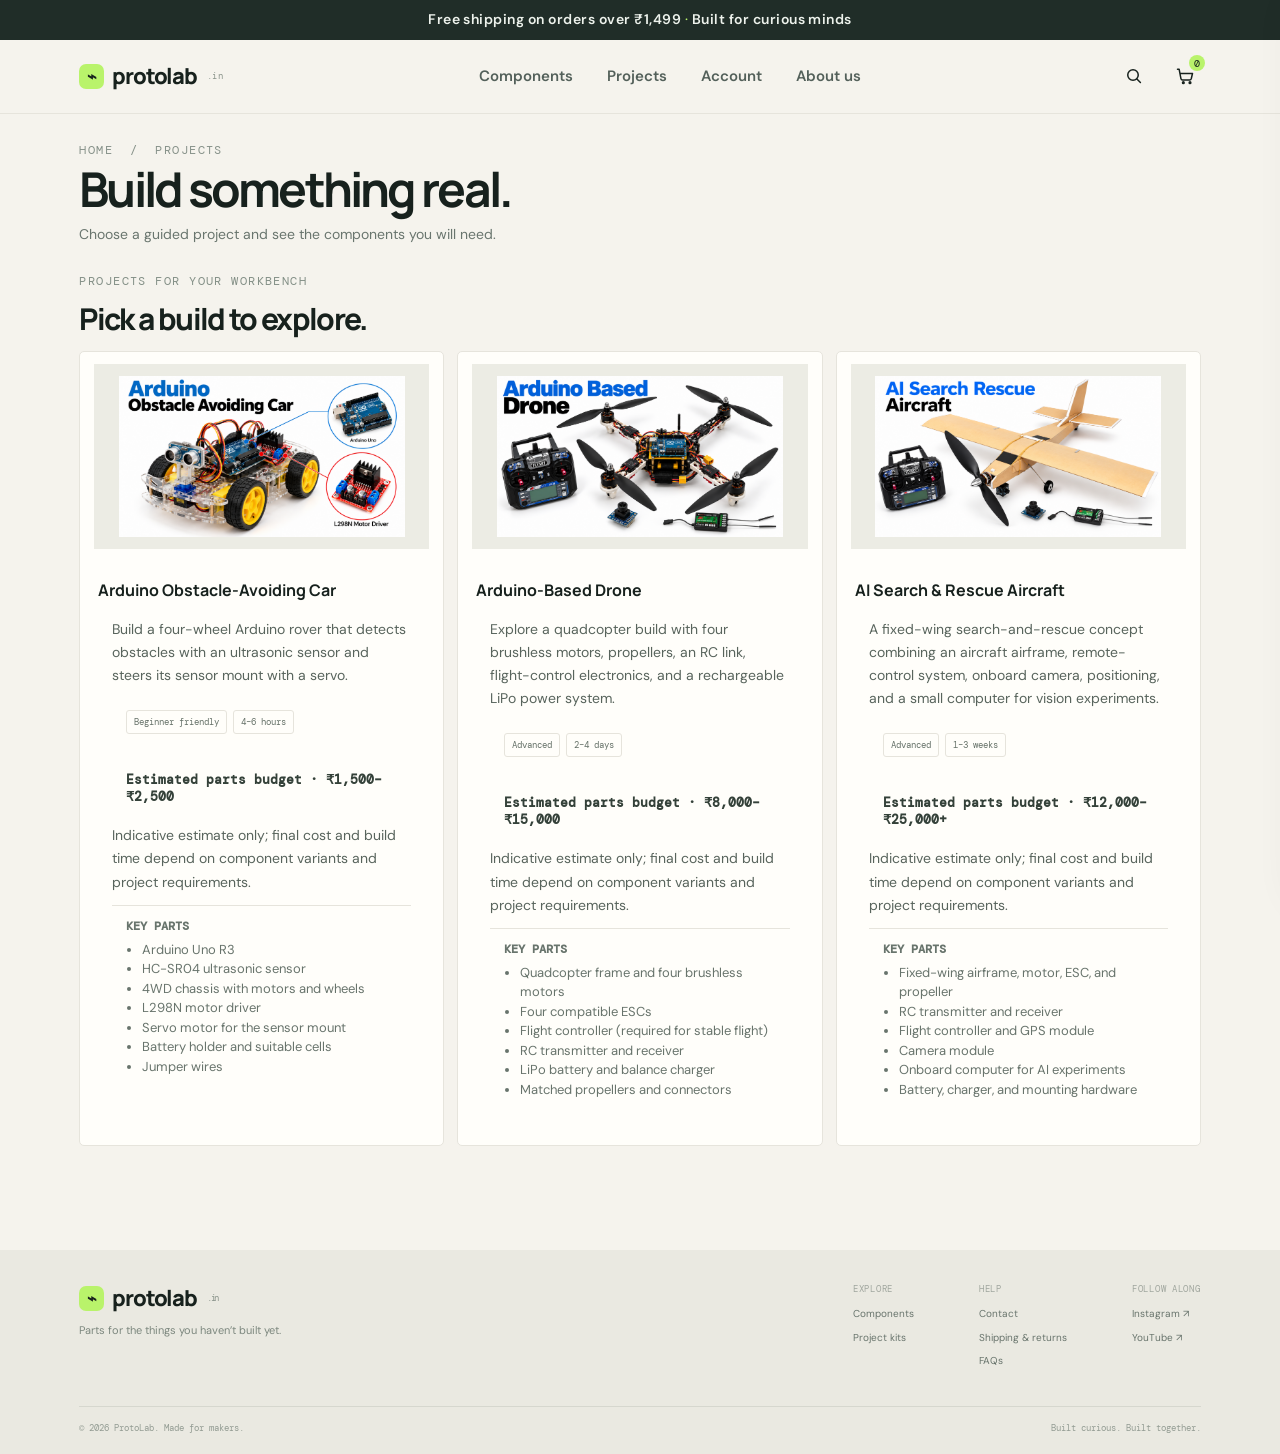
<file: projects.html>
<!doctype html>
<html lang="en">
<head>
  <meta charset="utf-8" />
  <meta name="viewport" content="width=device-width, initial-scale=1" />
  <meta name="theme-color" content="#f5f3ed" />
  <title>ProtoLab — Projects</title>
  <meta name="description" content="Explore build-ready Arduino, drone, and search-and-rescue project ideas, with component lists, useful details, and student-friendly guidance.">
  <link rel="preconnect" href="https://fonts.googleapis.com">
  <link rel="preconnect" href="https://fonts.gstatic.com" crossorigin>
  <link href="https://fonts.googleapis.com/css2?family=DM+Mono:wght@400;500&family=DM+Sans:wght@400;500;600;700&family=Manrope:wght@400;500;600;700;800&display=swap" rel="stylesheet">
  <style>
    :root{--ink:#17211d;--muted:#718078;--paper:#f5f3ed;--white:#fffefa;--line:#e6e4dc;--green:#b9f36b;--dark:#202d28;--orange:#ff795b;--mono:'DM Mono',monospace;--sans:'DM Sans',sans-serif;--display:'Manrope',sans-serif}
    *{box-sizing:border-box}html{scroll-behavior:smooth}body{margin:0;background:var(--paper);color:var(--ink);font-family:var(--sans);font-size:14px}button,a{font:inherit;color:inherit}button{cursor:pointer}a{text-decoration:none}.shell{max-width:1440px;margin:auto;padding:0 6.2%}.announcement{background:var(--dark);color:#edf2ec;text-align:center;padding:9px 16px;font-size:11px;letter-spacing:.035em}.announcement b{color:var(--green);font-weight:500}.nav{height:74px;display:flex;align-items:center;justify-content:space-between;border-bottom:1px solid var(--line);gap:30px}.brand{font:800 22px var(--display);letter-spacing:-1.2px;display:flex;align-items:center;gap:8px}.brand-mark{height:25px;width:25px;background:var(--green);border-radius:7px;display:grid;place-items:center;font-size:16px;letter-spacing:0}.nav-links{display:flex;align-items:center;gap:34px;font-size:12px;color:#53605a}.nav-links a:hover{color:#000}.nav-actions{display:flex;align-items:center;gap:19px}.icon-btn{border:0;background:none;font-size:18px;position:relative;padding:4px}.cart-count{position:absolute;right:-4px;top:-5px;border-radius:50%;width:16px;height:16px;display:grid;place-items:center;background:var(--green);font:10px var(--mono)}.menu-btn{display:none;border:0;background:transparent;font-size:20px}
    .hero{padding-top:27px}.crumb{font:10px var(--mono);text-transform:uppercase;letter-spacing:.14em;color:#87928a}.hero-grid{display:grid;grid-template-columns:1fr 1fr;gap:35px;align-items:center;min-height:390px}.hero-copy{padding:32px 0}.eyebrow{font:10px var(--mono);letter-spacing:.13em;text-transform:uppercase;color:#627067;display:flex;align-items:center;gap:9px}.eyebrow:before{content:'';height:1px;width:24px;background:#7f8d83}.hero h1{font:700 clamp(44px,5.6vw,75px)/.99 var(--display);letter-spacing:-.075em;margin:23px 0 18px;max-width:620px}.hero h1 span{color:#718b62}.hero-sub{font-size:14px;line-height:1.75;color:#69756e;max-width:430px;margin:0 0 26px}.actions{display:flex;gap:10px;align-items:center}.btn{padding:13px 17px;border:1px solid var(--ink);background:var(--ink);color:white;border-radius:4px;font-size:11px;font-weight:600;transition:.2s}.btn:hover{transform:translateY(-2px)}.btn-light{background:transparent;color:var(--ink)}.btn-light:hover{background:white}.hero-meta{display:flex;gap:20px;margin-top:29px;color:#849087;font:9px var(--mono);text-transform:uppercase;letter-spacing:.08em}.hero-art{height:355px;position:relative;border-radius:7px;overflow:hidden;background:#dedfd2;isolation:isolate}.hero-art:before{content:'';position:absolute;inset:0;background:linear-gradient(138deg,transparent 20%,rgba(255,255,255,.27) 100%),radial-gradient(ellipse at 75% 80%,#bdc5ae,transparent 55%)}.art-top{position:absolute;top:18px;left:20px;right:20px;display:flex;justify-content:space-between;z-index:2;color:#566258;font:9px var(--mono);letter-spacing:.1em;text-transform:uppercase}.orb{position:absolute;width:280px;height:280px;border-radius:50%;border:1px solid rgba(69,84,64,.17);left:50%;top:50%;transform:translate(-50%,-43%)}.orb:before,.orb:after{content:'';position:absolute;border:1px solid rgba(69,84,64,.17);border-radius:50%;inset:22px}.orb:after{inset:45px}.board{position:absolute;z-index:1;width:190px;height:222px;left:50%;top:49%;transform:translate(-50%,-50%) rotate(-9deg);background:linear-gradient(110deg,#1f754e,#328b60 48%,#166543);border-radius:10px;box-shadow:24px 35px 44px #25352b55,inset 0 0 0 4px #b3b69b}.board:after{content:'';position:absolute;inset:13px;border:1px solid #b3d3a255;border-radius:5px}.chip{position:absolute;width:71px;height:81px;left:60px;top:65px;background:#27342e;border-radius:4px;box-shadow:inset 0 0 0 5px #36483b,0 3px 4px #0005}.chip:before{content:'ATMEGA';position:absolute;color:#c2cdb8;font:7px var(--mono);left:15px;top:35px}.usb{position:absolute;background:#c5c8b8;width:45px;height:23px;left:72px;top:-14px;border-radius:4px;box-shadow:0 3px 6px #0003}.pin{position:absolute;left:20px;right:20px;height:4px;background:#d3c490;box-shadow:0 0 0 1px #283d2e}.pin.p1{top:26px}.pin.p2{top:36px}.pin.p3{top:176px}.pin.p4{top:186px}.socket{position:absolute;width:35px;height:23px;background:#203b2d;border:4px solid #adb89d;border-radius:3px;left:22px;top:80px}.socket.s2{left:auto;right:20px;top:96px}.label{position:absolute;z-index:2;font:9px var(--mono);letter-spacing:.04em;color:#465549}.label:after{content:'';position:absolute;height:1px;background:#778473;top:6px;width:54px}.label-a{right:8%;top:37%}.label-a:after{right:calc(100% + 8px)}.label-b{left:7%;bottom:24%}.label-b:after{left:calc(100% + 8px);width:61px}.art-index{position:absolute;bottom:15px;left:20px;color:#687568;font:9px var(--mono)}.art-cta{position:absolute;bottom:12px;right:14px;border:1px solid #71806c;background:#ffffff55;color:#314134;padding:8px 10px;border-radius:3px;font:9px var(--mono);z-index:3}
    .trust{border-top:1px solid var(--line);border-bottom:1px solid var(--line);display:flex;justify-content:space-between;align-items:center;padding:19px 0;margin:14px 0 42px;color:#808b83;font:9px var(--mono);text-transform:uppercase;letter-spacing:.1em}.trust span{display:flex;align-items:center;gap:8px}.trust i{width:5px;height:5px;background:#8fa280;border-radius:50%}.section-head{display:flex;align-items:end;justify-content:space-between;margin-bottom:19px}.section-kicker{font:9px var(--mono);letter-spacing:.13em;text-transform:uppercase;color:#849087;margin-bottom:9px}.section-head h2{font:700 29px var(--display);letter-spacing:-.055em;margin:0}.text-link{font:11px var(--mono);text-transform:uppercase;letter-spacing:.05em;border-bottom:1px solid #9ba39b;padding-bottom:5px}.category-grid{display:grid;grid-template-columns:repeat(4,1fr);gap:12px}.category{background:var(--white);border:1px solid var(--line);border-radius:5px;min-height:116px;padding:18px;display:flex;flex-direction:column;justify-content:space-between;transition:.2s}.category:hover{transform:translateY(-3px);border-color:#b6c0af}.cat-icon{font-size:23px}.cat-name{font:600 13px var(--display)}.cat-meta{font:9px var(--mono);color:#879188;margin-top:4px}.products{padding-top:60px}.filters{display:flex;gap:8px;margin:20px 0 16px;flex-wrap:wrap}.filter{border:1px solid var(--line);background:transparent;border-radius:20px;padding:8px 13px;font:10px var(--mono);color:#68746c}.filter.active,.filter:hover{background:var(--dark);color:#fff;border-color:var(--dark)}.product-grid{display:grid;grid-template-columns:repeat(4,1fr);gap:13px}.product-card{background:var(--white);border:1px solid var(--line);border-radius:5px;overflow:hidden;transition:.2s}.product-card:hover{transform:translateY(-3px);box-shadow:0 10px 22px #17211d0c}.product-image{height:188px;position:relative;background:#ecece4;display:grid;place-items:center;overflow:hidden}.product-photo{width:100%;height:100%;object-fit:contain;padding:14px}.product-image .tag{position:absolute;left:11px;top:11px;background:#e0f4cd;color:#46643b;padding:5px 7px;border-radius:2px;font:8px var(--mono);text-transform:uppercase;z-index:2}.view-3d{position:absolute;right:10px;bottom:10px;border:0;background:#fffefaed;border-radius:3px;padding:7px 8px;font:9px var(--mono);z-index:3}.product-info{padding:14px}.product-type{font:9px var(--mono);color:#8b958d;text-transform:uppercase;letter-spacing:.09em}.product-title{font:600 13px var(--display);margin:6px 0}.product-spec{font-size:10px;color:#7d877f}.product-bottom{display:flex;align-items:center;justify-content:space-between;margin-top:13px}.price{font:500 13px var(--mono)}.add-btn{border:1px solid #d8ddd4;background:transparent;border-radius:3px;padding:6px 9px;font:9px var(--mono)}.add-btn:hover{background:var(--green);border-color:var(--green)}
    .project-gallery{padding:48px 0 6px}.project-gallery-grid{display:grid;grid-template-columns:repeat(3,1fr);gap:13px}.project-gallery-card{background:var(--white);border:1px solid var(--line);border-radius:5px;overflow:hidden}.project-gallery-card img{display:block;width:100%;height:205px;object-fit:contain;background:#ecece4;padding:12px}.project-gallery-card div{padding:12px 14px 14px}.project-gallery-card h3{font:600 13px var(--display);margin:0 0 5px}.project-gallery-card p{font-size:10px;color:#7d877f;margin:0}.project-mobile-toggle{display:flex;width:100%;align-items:center;justify-content:space-between;border:0;background:transparent;padding:0;text-align:left;color:inherit;cursor:default}.project-mobile-toggle .project-title{font:600 13px var(--display);margin:0 0 5px}.project-toggle-caret{display:none}.project-meta{display:flex;flex-wrap:wrap;gap:6px;margin:11px 0}.project-meta span{border:1px solid var(--line);border-radius:3px;padding:5px 7px;font:9px var(--mono);color:#657168}.project-budget{font:10px var(--mono);color:#344139;margin:10px 0 4px}.project-detail-note{font-size:10px;line-height:1.5;color:#7d877f;margin-top:5px!important}.project-parts{margin:11px 0 0;padding:10px 0 0;border-top:1px solid var(--line)}.project-parts h4{font:10px var(--mono);font-weight:400;color:#68746c;margin:0 0 6px}.project-parts ul{margin:0;padding-left:16px;color:#68746c;font-size:10px;line-height:1.65}
    .visual-parts{position:relative;width:140px;height:140px;display:grid;place-items:center}.mcu{width:88px;height:104px;position:relative;border-radius:6px;background:linear-gradient(130deg,#257951,#126140);box-shadow:12px 13px 20px #273a2e44;transform:rotate(-7deg)}.mcu:before,.mcu:after{content:'';position:absolute;left:9px;right:9px;height:4px;background:repeating-linear-gradient(90deg,#d5c68f 0 5px,transparent 5px 9px)}.mcu:before{top:10px}.mcu:after{bottom:10px}.mcu .ic{position:absolute;width:37px;height:43px;background:#25322c;left:26px;top:30px;box-shadow:inset 0 0 0 3px #455347}.mcu .us{position:absolute;width:25px;height:15px;background:#c5c9b5;top:-8px;left:32px;border-radius:3px}.motor{width:79px;height:106px;position:relative;transform:rotate(15deg)}.motor .can{position:absolute;width:62px;height:69px;left:8px;top:23px;border-radius:17px 17px 9px 9px;background:linear-gradient(90deg,#a9aaa0,#f1f0e7 28%,#9c9e95 52%,#deded2);box-shadow:10px 13px 16px #35403335}.motor .shaft{position:absolute;height:28px;width:8px;background:#92958a;left:35px;top:0;border-radius:4px}.motor .base{position:absolute;width:62px;height:11px;background:#74786f;left:8px;bottom:5px;border-radius:3px}.motor .hole{position:absolute;width:6px;height:6px;background:#404740;border-radius:50%;bottom:7px;left:16px;z-index:1}.motor .hole.r{left:auto;right:16px}.wheel{width:102px;height:102px;border:13px solid #242a26;border-radius:50%;background:radial-gradient(circle,#b0b3a8 0 16%,#565c55 17% 24%,#8c9188 25% 31%,transparent 32%);box-shadow:9px 12px 18px #34403444;position:relative;transform:rotate(-12deg)}.wheel:before{content:'';position:absolute;inset:-11px;border-radius:50%;border:4px dashed #555d55}.battery{width:90px;height:68px;border-radius:7px;background:linear-gradient(135deg,#39453d,#17251f);box-shadow:10px 14px 19px #34403444;position:relative;transform:rotate(7deg);color:#eff1e8;display:grid;place-items:center;font:9px var(--mono)}.battery:before{content:'';position:absolute;top:-7px;left:19px;height:8px;width:13px;background:#b6b9aa;border-radius:2px}.battery:after{content:'';position:absolute;top:-7px;right:19px;height:8px;width:13px;background:#b6b9aa;border-radius:2px}.battery span{font-size:19px;color:#dc7e59}.board-small{width:112px;height:80px;border-radius:5px;background:#388158;box-shadow:10px 14px 18px #34403444;position:relative;transform:rotate(8deg);border:5px solid #d0c9aa}.board-small:before{content:'';position:absolute;width:37px;height:35px;background:#28332c;left:34px;top:17px}.board-small:after{content:'';position:absolute;left:4px;right:4px;height:4px;top:10px;background:repeating-linear-gradient(90deg,#ddcf9a 0 4px,transparent 4px 8px)}.servo{width:73px;height:75px;background:#404a42;border-radius:8px;position:relative;box-shadow:8px 12px 16px #34403444;transform:rotate(-8deg)}.servo:before{content:'';position:absolute;left:22px;top:-13px;width:30px;height:19px;border-radius:4px;background:#dddccf}.servo:after{content:'SG90';position:absolute;left:23px;top:35px;color:#d9dfd3;font:9px var(--mono)}.servo i{position:absolute;width:62px;height:5px;background:#dbd8c8;left:5px;top:-4px}.servo b{position:absolute;width:8px;height:10px;background:#d3d0c2;left:30px;top:-12px;border-radius:3px}.model-wrap{min-height:240px;width:100%;display:grid;place-items:center;perspective:600px;background:radial-gradient(ellipse at 50% 80%,#d7dbcc,transparent 60%)}.model-wrap .visual-parts{transform:scale(1.04)}
    .feature{margin-top:70px;background:var(--dark);border-radius:6px;color:#f0f4ec;display:grid;grid-template-columns:1fr 1fr;overflow:hidden;min-height:310px}.feature-copy{padding:43px 48px}.feature .eyebrow{color:#bac5b6}.feature h2{font:700 36px/.99 var(--display);letter-spacing:-.06em;margin:18px 0 13px;max-width:360px}.feature p{color:#a6b2a7;font-size:12px;line-height:1.7;max-width:365px}.feature .btn{background:var(--green);border-color:var(--green);color:var(--ink);margin-top:10px}.feature-art{position:relative;min-height:310px;background:radial-gradient(ellipse at 55% 70%,#596a58,#28392f 65%,#202d28)}.feature-art .ring{position:absolute;width:210px;height:210px;border:1px solid #9dad7a55;border-radius:50%;top:50%;left:50%;transform:translate(-50%,-50%)}.feature-art .ring:before,.feature-art .ring:after{content:'';position:absolute;inset:22px;border:1px solid #9dad7a44;border-radius:50%}.feature-art .ring:after{inset:45px}.rover{position:absolute;left:50%;top:50%;transform:translate(-50%,-35%) rotate(-10deg);width:180px;height:79px;background:linear-gradient(130deg,#f2f0e3,#a9ad9f);border-radius:20px 20px 10px 10px;box-shadow:0 24px 24px #101914aa}.rover:before{content:'';position:absolute;left:36px;top:-31px;width:107px;height:42px;background:#c4c8b8;clip-path:polygon(15% 0,85% 0,100% 100%,0 100%);border-radius:10px}.rover:after{content:'';position:absolute;bottom:-18px;left:18px;width:32px;height:40px;border-radius:50%;background:#202722;border:5px solid #646d60;box-shadow:110px 0 #202722,110px 0 0 5px #646d60}.feature-label{position:absolute;color:#c3d1b1;font:9px var(--mono);text-transform:uppercase;letter-spacing:.08em}.fl1{top:25%;left:11%}.fl1:after{content:'';position:absolute;height:1px;width:55px;background:#a4b48a;top:20px;left:0;transform:rotate(18deg);transform-origin:left}.fl2{right:10%;bottom:28%}.fl2:after{content:'';position:absolute;height:1px;width:44px;background:#a4b48a;top:-9px;right:calc(100% + 8px)}
    .upload{margin:70px 0 62px;display:grid;grid-template-columns:1.1fr .9fr;align-items:center;gap:35px}.upload-box{border:1px dashed #a8b29f;background:#efeee7;padding:30px;border-radius:5px;display:flex;align-items:center;gap:18px}.upload-icon{width:45px;height:45px;border-radius:50%;background:#dce9d0;display:grid;place-items:center;font-size:20px}.upload h3{font:650 18px var(--display);letter-spacing:-.04em;margin:0 0 7px}.upload p{font-size:11px;color:#78837b;line-height:1.55;margin:0}.upload button{margin-left:auto;white-space:nowrap;border:1px solid var(--ink);background:transparent;padding:10px 12px;border-radius:3px;font:9px var(--mono)}.upload button:hover{background:var(--green)}.upload-note{font:9px var(--mono);color:#8b958d;margin-top:9px}.upload-text h2{font:700 29px/1.04 var(--display);letter-spacing:-.055em;margin:0 0 12px}.upload-text p{font-size:12px;line-height:1.75;color:#737f76;margin:0;max-width:380px}.footer{background:#eae9e1;padding:33px 0 20px;margin-top:50px}.footer-top{display:flex;justify-content:space-between;align-items:start;padding-bottom:29px;border-bottom:1px solid #d6d7ce}.footer-note{font-size:11px;color:#7c877e;margin-top:9px}.footer-links{display:flex;gap:65px;font-size:10px;color:#68746c}.footer-links b{display:block;font:9px var(--mono);text-transform:uppercase;color:#a0a69e;margin-bottom:11px;letter-spacing:.08em}.footer-links a{display:block;margin:8px 0}.footer-bottom{display:flex;justify-content:space-between;color:#939c93;font:9px var(--mono);padding-top:15px}.empty-state{grid-column:1/-1;text-align:center;padding:35px;color:#7f8981;font-size:12px}
    .toast{position:fixed;bottom:22px;left:50%;transform:translate(-50%,20px);opacity:0;background:#202d28;color:white;padding:12px 18px;border-radius:4px;font-size:11px;z-index:20;transition:.25s;pointer-events:none}.toast.show{opacity:1;transform:translate(-50%,0)}.modal{position:fixed;inset:0;background:#17211dbb;z-index:30;display:none;place-items:center;padding:20px}.modal.open{display:grid}.modal-card{width:min(760px,100%);background:var(--paper);border-radius:6px;overflow:hidden;display:grid;grid-template-columns:1fr 1fr;position:relative}.modal-x{position:absolute;right:12px;top:10px;border:0;background:#ffffffc9;width:31px;height:31px;border-radius:50%;font-size:18px;z-index:2}.modal-view{min-height:360px;background:#e8e8df;display:grid;place-items:center;position:relative;overflow:hidden}.modal-photo{width:100%;height:100%;max-height:360px;object-fit:contain;padding:20px}.modal-view .visual-parts{transform:scale(1.55);transition:transform .25s}.modal-view.dragging .visual-parts{transform:scale(1.55) rotateY(25deg) rotateZ(10deg)}.modal-view:after{content:'DRAG TO INSPECT';position:absolute;bottom:16px;left:0;right:0;text-align:center;font:9px var(--mono);letter-spacing:.12em;color:#7b857c}.modal-info{padding:38px 28px}.modal-info .section-kicker{margin-top:12px}.modal-info h2{font:700 27px var(--display);letter-spacing:-.06em;margin:0 0 9px}.modal-info p{color:#738077;font-size:12px;line-height:1.7}.spec-list{border-top:1px solid var(--line);margin:21px 0}.spec-row{display:flex;justify-content:space-between;border-bottom:1px solid var(--line);padding:10px 0;font:10px var(--mono)}.spec-row span:first-child{color:#89938a}.modal-price{font:16px var(--mono);margin:17px 0}.cart-panel{position:fixed;right:-410px;top:0;bottom:0;width:min(380px,100%);background:var(--paper);z-index:40;box-shadow:-15px 0 40px #0001;transition:right .3s;padding:25px;display:flex;flex-direction:column}.cart-panel.open{right:0}.cart-head{display:flex;justify-content:space-between;align-items:center;border-bottom:1px solid var(--line);padding-bottom:15px}.cart-head h2{font:700 22px var(--display);margin:0}.cart-close{border:0;background:none;font-size:22px}.cart-items{overflow:auto;flex:1}.cart-row{padding:14px 0;border-bottom:1px solid var(--line);display:flex;justify-content:space-between;gap:10px;font-size:11px}.cart-row small{display:block;color:#849087;margin-top:5px}.cart-foot{border-top:1px solid var(--line);padding-top:16px}.cart-total{display:flex;justify-content:space-between;font:12px var(--mono);margin-bottom:14px}.checkout{width:100%}
    @media(max-width:900px){.shell{padding:0 4%}.nav-links{gap:18px}.hero-grid{gap:12px}.hero-art{height:320px}.product-grid{grid-template-columns:repeat(2,1fr)}.feature-copy{padding:35px}.trust{gap:10px;flex-wrap:wrap}.upload{grid-template-columns:1fr;gap:20px}.footer-links{gap:28px}}
    @media(max-width:620px){.shell{padding:0 5%}.announcement{font-size:10px}.nav{height:62px}.menu-btn{display:block}.nav-links{display:none;position:absolute;z-index:10;top:95px;left:0;right:0;background:var(--paper);padding:18px 5%;border-bottom:1px solid var(--line);flex-direction:column;align-items:flex-start}.nav-links.open{display:flex}.nav-actions{gap:12px}.hero-grid{grid-template-columns:1fr;gap:10px}.hero-copy{padding:23px 0 10px}.hero h1{font-size:54px}.hero-art{height:285px}.hero-meta{margin-top:20px}.trust{justify-content:flex-start;font-size:8px;margin:20px 0 35px}.trust span{width:45%}.section-head h2{font-size:25px}.category-grid{grid-template-columns:repeat(2,1fr)}.category{min-height:102px}.product-grid{gap:9px}.product-image{height:150px}.product-info{padding:11px}.product-title{font-size:12px}.project-gallery-grid{grid-template-columns:1fr}.project-gallery-card img{height:190px}.feature{grid-template-columns:1fr}.feature-copy{padding:30px 25px}.feature h2{font-size:32px}.feature-art{min-height:245px}.upload-box{padding:19px;flex-wrap:wrap}.upload button{margin-left:63px}.upload-text h2{font-size:26px}.footer-top{flex-direction:column;gap:25px}.footer-links{width:100%;justify-content:space-between;gap:12px}.footer-bottom{font-size:8px}.modal-card{grid-template-columns:1fr;max-height:90vh;overflow:auto}.modal-view{min-height:235px}.modal-photo{width:100%;height:100%;max-height:360px;object-fit:contain;padding:20px}.modal-view .visual-parts{transform:scale(1.1)}.modal-view.dragging .visual-parts{transform:scale(1.1) rotateY(25deg)}.modal-info{padding:22px}.cart-panel{width:100%}}
    .popular-dropdown{border:1px solid var(--line);border-radius:5px;background:#fffefa}.popular-dropdown>summary{list-style:none;cursor:pointer;padding:13px 15px;display:flex;justify-content:space-between;align-items:center;font:11px var(--mono);color:#4d5b52}.popular-dropdown>summary::-webkit-details-marker{display:none}.popular-dropdown[open]>summary{border-bottom:1px solid var(--line)}.popular-dropdown .filters{padding:0 14px}.popular-dropdown .product-grid{padding:0 14px 14px}.home-popular{padding-top:12px}.home-project-link{margin:44px 0 58px;padding:24px 0;border-top:1px solid var(--line);border-bottom:1px solid var(--line);display:flex;justify-content:space-between;align-items:center;gap:16px}.home-project-link h2{font:700 23px var(--display);letter-spacing:-.05em;margin:0}.inner-page{padding-top:28px}.inner-page .page-title{font:700 clamp(32px,4vw,48px)/1 var(--display);letter-spacing:-.06em;margin:7px 0 10px}.inner-page .page-lede{color:#69756e;line-height:1.6;margin:0;max-width:560px}.inner-page .products{padding-top:28px}.inner-page .section-head{margin-bottom:12px}.inner-page .filters{margin:12px 0}.inner-page .product-grid{margin-bottom:48px}.project-page .project-gallery{padding-top:28px}.project-page .project-gallery-grid{margin-bottom:48px}
    @media(max-width:620px){.shell{padding:0 5%}.announcement{font-size:10px}.nav{height:62px}.menu-btn{display:block}.nav-links{display:none;position:absolute;z-index:10;top:95px;left:0;right:0;background:var(--paper);padding:18px 5%;border-bottom:1px solid var(--line);flex-direction:column;align-items:flex-start}.nav-links.open{display:flex}.nav-actions{gap:12px}.hero{padding-top:8px}.crumb{font-size:9px}.hero-grid{grid-template-columns:1fr;gap:4px;min-height:0}.hero-copy{padding:15px 0 0}.hero h1{font-size:54px;margin:16px 0 12px}.hero-sub{min-height:0;margin-bottom:14px;line-height:1.55}.actions{gap:8px}.hero-meta{margin-top:17px;font-size:8px;gap:14px}.hero-art{height:285px;margin-top:7px}.trust{justify-content:flex-start;font-size:8px;margin:12px 0 18px;padding:12px 0;gap:8px}.trust span{width:45%}.section-head{margin-bottom:12px}.section-head h2{font-size:25px}.category-grid{grid-template-columns:repeat(2,1fr)}.category{min-height:102px}.product-grid{gap:9px}.product-image{height:150px}.product-info{padding:11px}.product-title{font-size:12px}.project-gallery-grid{grid-template-columns:1fr}.project-gallery-card img{height:190px}.feature{grid-template-columns:1fr}.feature-copy{padding:30px 25px}.feature h2{font-size:32px}.feature-art{min-height:245px}.upload-box{padding:19px;flex-wrap:wrap}.upload button{margin-left:63px}.upload-text h2{font-size:26px}.footer-top{flex-direction:column;gap:25px}.footer-links{width:100%;justify-content:space-between;gap:12px}.footer-bottom{font-size:8px}.modal-card{grid-template-columns:1fr;max-height:90vh;overflow:auto}.modal-view{min-height:235px}.modal-photo{width:100%;height:100%;max-height:360px;object-fit:contain;padding:20px}.modal-view .visual-parts{transform:scale(1.1)}.modal-view.dragging .visual-parts{transform:scale(1.1) rotateY(25deg)}.modal-info{padding:22px}.cart-panel{width:100%}.home-project-link{margin:24px 0 32px;padding:18px 0}.home-project-link h2{font-size:19px}.popular-dropdown .product-grid{grid-template-columns:repeat(2,minmax(0,1fr));padding:0 9px 9px}.popular-dropdown .filters{padding:0 9px}.inner-page{padding-top:16px}.inner-page .products,.project-page .project-gallery{padding-top:19px}}

    .category{color:var(--ink);text-align:left;cursor:pointer}.category-grid{grid-template-columns:repeat(4,1fr)}.category-label{position:absolute;z-index:3;top:8px;left:8px;padding:4px 6px;background:#ffffffdf;border-radius:2px;font:8px var(--mono);color:#526157}.product-image{height:auto;display:block;background:transparent}.product-media{height:150px;position:relative;display:grid;place-items:center;overflow:hidden;background:#ecece4}.product-photo{width:100%;height:100%;object-fit:contain;padding:13px}.product-image .tag{left:auto;right:8px;top:8px}.image-placeholder{width:100%;height:100%;min-height:130px;display:grid;place-content:center;justify-items:center;gap:7px;background:#e9e9e1;color:#96a096;font-size:23px}.image-placeholder[hidden],.detail-safety[hidden]{display:none}.image-placeholder small{font:9px var(--mono);color:#879188}.card-chips{display:flex;gap:5px;flex-wrap:wrap;margin-top:8px}.card-chips span,.good-for-tags span{padding:4px 6px;border:1px solid #e1e4db;border-radius:3px;color:#68756b;font:8px var(--mono)}.price-soon{font:9px var(--mono);color:#78847b}.details-btn{border:1px solid #cbd3c7;background:transparent;border-radius:3px;padding:6px 8px;font:9px var(--mono);white-space:nowrap}.details-btn:hover{background:#e7f2df}.product-bottom{gap:6px;flex-wrap:wrap}.safety-note{margin-top:9px;padding:7px 8px;background:#fff0df;border-left:2px solid #df9957;color:#805128;font-size:9px;line-height:1.45}.detail-safety{font-size:10px}.modal-info{overflow:auto;max-height:82vh}.good-for{margin-top:16px}.good-for h3{font:600 11px var(--display);margin:0 0 8px}.good-for-tags{display:flex;gap:5px;flex-wrap:wrap}.modal-view{display:flex;flex-direction:column;align-items:stretch;justify-content:center;min-height:360px}.detail-visual{height:250px;display:grid;place-items:center;overflow:hidden;background:#ecece4}.detail-photo{width:100%;height:100%;object-fit:contain;padding:18px}.project-gallery{padding:48px 0 6px}.project-gallery-grid{display:grid;grid-template-columns:repeat(3,1fr);gap:13px}.project-gallery-card img{display:block;width:100%;height:185px;object-fit:contain;background:#ecece4;padding:12px}.project-media .image-placeholder{height:185px}.project-card-copy{padding:12px 14px 14px!important}.project-card-copy h3{font:600 13px var(--display);margin:0 0 5px}.project-card-copy p{font-size:10px;color:#7d877f;margin:0}.project-components{border-top:1px solid var(--line);margin-top:12px;padding-top:10px}.project-components h4{font:600 10px var(--display);margin:0 0 6px}.project-components ul{list-style:none;margin:0;padding:0}.project-components li{display:flex;justify-content:space-between;align-items:center;gap:8px;padding:4px 0;font-size:9px}.project-components li small{color:#929a92;font:8px var(--mono)}.component-link{border:0;background:transparent;text-decoration:underline;text-underline-offset:2px;padding:0;color:#46643b;font-size:9px;text-align:left}.component-link:hover{color:#17211d}.modalAdd:disabled,#modalAdd:disabled{opacity:.7;cursor:not-allowed}
    @media(max-width:900px){.project-gallery-grid{grid-template-columns:repeat(2,1fr)}}
    @media(max-width:620px){.category-grid{grid-template-columns:repeat(2,1fr)}.project-gallery-grid{grid-template-columns:1fr}.product-media{height:130px}}


    .hero-video-frame{background:#d9ddd2}.hero-video-frame:before{display:none}.hero-video{position:absolute;inset:0;width:100%;height:100%;object-fit:cover;object-position:center;display:block}.hero-video-shade{position:absolute;inset:0;z-index:1;pointer-events:none;background:linear-gradient(180deg,rgba(17,28,22,.38),transparent 30%,transparent 65%,rgba(17,28,22,.5))}.hero-video-frame .art-top{color:#f5f3ed;text-shadow:0 1px 8px #17211d88}.hero-video-caption{position:absolute;z-index:2;left:20px;bottom:20px;display:flex;align-items:center;gap:9px;color:#f5f3ed;font:9px var(--mono);letter-spacing:.08em;text-shadow:0 1px 8px #17211d88}.hero-live-dot{width:7px;height:7px;border-radius:50%;background:#b9f36b;box-shadow:0 0 0 4px #b9f36b33}.hero-caption-rule{width:24px;height:1px;background:#f5f3ed99}.hero-video-frame .art-cta{background:#f5f3eddd;color:#17211d;border-color:#f5f3eddd;text-shadow:none}
    @media(prefers-reduced-motion:reduce){.hero-video{visibility:hidden}.hero-video-frame{background:#e6e8df url('assets/illustrations/arduino-uno.svg') center/contain no-repeat}.hero-video-shade{display:none}.hero-video-frame .art-top,.hero-video-caption{color:#354139;text-shadow:none}.hero-video-frame .art-cta{background:#f5f3ed;color:#17211d}}
    .hero-sub{min-height:5.25em;margin-bottom:60px;transition:opacity .2s ease,transform .2s ease}.hero-sub.is-changing{opacity:0;transform:translateY(5px)}.actions .btn{position:relative}.actions .btn:hover{translate:0 -2px}.hero-guide-arrow{position:absolute;left:calc(50% - 92px);top:-50px;width:94px;height:62px;overflow:visible;display:none;pointer-events:none;color:#718b62;transform:rotate(25deg) scale(.86);transform-origin:98% 78%}.hero-guide-arrow .guide-silhouette{fill:currentColor;transform-origin:center;animation:guide-swoop .65s cubic-bezier(.2,.7,.25,1) both}.hero-guide-projects{color:#718b62}.hero-guide-components{color:#a16f3b}@keyframes guide-swoop{from{opacity:0;transform:translate(-3px,3px) scale(.92)}to{opacity:1;transform:translate(0) scale(1)}}@keyframes guide-float{to{transform:translateY(1px)}}.hero-copy[data-hero-focus="projects"] .hero-guide-projects,.hero-copy[data-hero-focus="components"] .hero-guide-components{display:block}.actions .btn.is-guided{animation:hero-cta-shake 1.5s ease-in-out 1;transform-origin:center}@keyframes hero-cta-shake{0%,100%{translate:0 0;rotate:0}24%{translate:-1px 0;rotate:-.3deg}48%{translate:1px 0;rotate:.3deg}72%{translate:-.6px 0;rotate:-.15deg}}@media(prefers-reduced-motion:reduce){.hero-sub{transition:none}.hero-guide-arrow .guide-silhouette,.actions .btn.is-guided{animation:none}}

    /* Keep product detail photos fully visible in short browser windows. */
    .modal{overflow-y:auto;padding:16px}
    .modal-card{max-height:calc(100vh - 32px);overflow:auto}
    .modal-view{height:min(360px,calc(100vh - 48px));min-height:260px;position:sticky;top:0;align-self:start}
    .detail-visual{height:100%;min-height:0}
    .detail-photo{box-sizing:border-box;padding:12px}
    @media(max-width:620px){.modal{padding:10px}.modal-card{max-height:calc(100vh - 20px)}.modal-view{height:235px;min-height:235px;position:relative}.modal-info{max-height:none}}

    /* Catalog images stay inside the frame with their entire source canvas visible. */
    .product-media{height:190px;overflow:visible}
    .product-photo{display:block;width:100%;height:100%;max-width:100%;max-height:100%;object-fit:contain;object-position:center;padding:8px}
    .detail-visual{overflow:visible}
    .detail-photo{display:block;width:100%;height:100%;max-width:100%;max-height:100%;object-fit:contain;object-position:center;padding:10px}
    @media(max-width:620px){.product-media{height:165px}}

    .category-dropdown{position:relative}
    .category-toggle{list-style:none;display:inline-flex;align-items:center;gap:14px;padding:9px 13px;border:1px solid var(--line);border-radius:4px;background:var(--white);color:var(--ink);font:500 11px var(--mono);cursor:pointer;transition:background .18s,border-color .18s}
    .category-toggle::-webkit-details-marker{display:none}
    .category-toggle:hover,.category-dropdown[open]>.category-toggle{background:#edf1e8;border-color:#bdc8b8}
    .category-caret{font:16px var(--sans);line-height:10px;transition:transform .2s}
    .category-dropdown[open] .category-caret{transform:rotate(180deg)}
    .category-dropdown .category-grid{position:absolute;top:calc(100% + 10px);left:0;z-index:25;width:min(760px,calc(100vw - 42px));padding:12px;grid-template-columns:repeat(3,minmax(0,1fr));gap:10px;background:var(--paper);border:1px solid var(--line);border-radius:6px;box-shadow:0 16px 36px #17211d20}
    .category-dropdown .category{min-height:88px;padding:13px}
    @media(max-width:620px){.category-dropdown .category-grid{width:calc(100vw - 42px);grid-template-columns:repeat(2,minmax(0,1fr));gap:8px}.category-dropdown .category{min-height:78px;padding:11px}.category-toggle{padding:9px 12px}}

    /* Preserve each product photo's natural aspect ratio in cards and details. */
    .product-media .product-photo,.detail-visual .detail-photo{width:auto;height:auto;max-width:100%;max-height:100%;object-fit:contain;object-position:center;justify-self:center;align-self:center}
/* Keep the complete source photo visible in product detail, including tall boards. */
.modal-view .detail-visual{box-sizing:border-box;width:100%;height:360px;min-height:360px;flex:0 0 360px;display:grid;place-items:center;overflow:hidden}
.modal-view .detail-photo{box-sizing:border-box;display:block;width:100%;height:100%;max-width:100%;max-height:100%;object-fit:contain;object-position:center;padding:12px}
@media(max-width:620px){.modal-view .detail-visual{height:235px;min-height:235px;flex-basis:235px}.modal-view .detail-photo{padding:8px}}
.nav-actions .icon-btn{width:32px;height:32px;padding:0;display:grid;place-items:center;line-height:1}.nav-actions .icon-btn svg{display:block;flex:none;vertical-align:middle}
</style>
<style>@media(max-width:620px){.project-mobile-toggle{cursor:pointer;min-height:36px}.project-mobile-toggle .project-title{font:600 14px var(--display);margin:0}.project-toggle-caret{display:block;font:9px var(--mono);color:#718078;white-space:nowrap}.project-details{display:none;padding-top:8px}.project-gallery-card.is-open .project-details{display:block}.project-gallery-card .project-card-copy{padding:11px 14px!important}}@media(min-width:621px){.project-details{display:block}.project-toggle-caret{display:none}}</style>
<style>
/* Readability pass: keep the ProtoLab style while making project information comfortable to scan. */
body{font-size:16px}
.announcement{font-size:14px;font-weight:600}
.nav-links{font-size:15px;font-weight:600}
.section-kicker,.crumb,.eyebrow{font-size:12px}
.section-head h2{font-size:30px;font-weight:750}
.project-card-copy{padding:16px 18px 18px!important}
.project-card-copy h3,.project-mobile-toggle .project-title{font-size:16px;font-weight:700}
.project-card-copy p,.project-detail-note{font-size:13px;line-height:1.6;color:#58645c}
.project-meta{font-size:12px;font-weight:600}
.project-budget{font-size:13px;font-weight:700;letter-spacing:0}
.project-parts h4,.project-components h4{font-size:12px;font-weight:700}
.project-parts li,.project-components li{font-size:13px;line-height:1.5}
.project-components li small{font-size:11px}
.component-link{font-size:12px;font-weight:600}
.btn{font-size:13px;font-weight:700}
@media(max-width:620px){.announcement{font-size:12px}.nav-links{font-size:15px}.section-head h2{font-size:27px}.project-card-copy{padding:14px!important}.project-mobile-toggle .project-title{font-size:16px}.project-card-copy p,.project-parts li,.project-components li{font-size:14px}}

@media(max-width:620px){.nav .brand{order:1;margin-right:auto}.nav .nav-actions{order:2;margin-left:auto}.nav .menu-btn{order:3;margin-left:12px;min-width:40px;min-height:40px;display:grid;place-items:center}.nav .nav-links{order:4}}
</style>
  <link rel="stylesheet" href="assets/site-polish.css">
</head>
<body>
  <div class="announcement">Free shipping on orders over ₹1,499 <b>·</b> Built for curious minds</div>
  <header class="shell nav">
    <button class="menu-btn" id="menuBtn" aria-label="Open menu">☰</button>
    <a class="brand" href="index.html"><span class="brand-mark">⌁</span> protolab<span style="font:9px var(--mono);color:#89938a;letter-spacing:.05em;margin-left:2px">.in</span></a>
    <nav class="nav-links" id="navLinks"><a href="components.html">Components</a><a href="projects.html">Projects</a><a href="account.html">Account</a><a href="#about">About us</a></nav>
    <div class="nav-actions"><button class="icon-btn" aria-label="Search" id="searchBtn"><svg viewBox="0 0 24 24" width="20" height="20" fill="none" stroke="currentColor" stroke-width="1.8" stroke-linecap="round" aria-hidden="true"><circle cx="10.8" cy="10.8" r="6.3"/><path d="m15.5 15.5 4.2 4.2"/></svg></button><button class="icon-btn" aria-label="Shopping cart" id="cartBtn"><svg class="cart-icon" viewBox="0 0 24 24" width="20" height="20" fill="none" stroke="currentColor" stroke-width="1.8" stroke-linecap="round" stroke-linejoin="round" aria-hidden="true"><path d="M3 4h2l2.1 11.1a2 2 0 0 0 2 1.6h8.5a2 2 0 0 0 1.9-1.4L21 9H6"/><circle cx="10" cy="20" r="1"/><circle cx="18" cy="20" r="1"/></svg><span class="cart-count" id="cartCount">0</span></button></div>
  </header>
  <main id="top" class="shell inner-page project-page">
    <div class="crumb"><a href="index.html">Home</a>&nbsp; / &nbsp;Projects</div>
    <h1 class="page-title">Build something real.</h1>
    <p class="page-lede">Choose a guided project and see the components you will need.</p>
    <section class="project-gallery" id="project-gallery"><div class="section-head"><div><div class="section-kicker">Projects for your workbench</div><h2>Pick a build to explore.</h2></div></div><div class="project-gallery-grid" id="projectGrid"></div></section>
  </main>  <footer class="footer" id="about"><div class="shell"><div class="footer-top"><div><a class="brand" href="index.html"><span class="brand-mark">⌁</span> protolab<span style="font:9px var(--mono);color:#89938a;margin-left:2px">.in</span></a><div class="footer-note">Parts for the things you haven’t built yet.</div></div><div class="footer-links"><div><b>Explore</b><a href="components.html">Components</a><a href="projects.html">Project kits</a></div><div><b>Help</b><a href="#about">Contact</a><a href="#about">Shipping &amp; returns</a><a href="#about">FAQs</a></div><div><b>Follow along</b><a href="#about">Instagram ↗</a><a href="#about">YouTube ↗</a></div></div></div><div class="footer-bottom"><span>© 2026 ProtoLab. Made for makers.</span><span>Built curious. Built together.</span></div></div></footer>
  <div class="toast" id="toast"></div>
  <div class="modal" id="modal" role="dialog" aria-modal="true" aria-labelledby="modalTitle"><div class="modal-card"><button class="modal-x" id="modalClose" aria-label="Close">×</button><div class="modal-view" id="modalView"></div><div class="modal-info"><div class="section-kicker" id="modalCategory"></div><h2 id="modalTitle"></h2><p id="modalDesc"></p><div class="spec-list" id="modalSpecs"></div><div class="good-for" id="modalGoodFor"></div><div class="safety-note detail-safety" id="modalSafety" hidden></div><div class="modal-price" id="modalPrice"></div><button class="btn" id="modalAdd">Add to cart&nbsp; +</button></div></div></div>
  <aside class="cart-panel" id="cartPanel"><div class="cart-head"><h2>Your cart <span style="font:12px var(--mono);color:#829087" id="cartHeadCount">(0)</span></h2><button class="cart-close" id="cartClose">×</button></div><div class="cart-items" id="cartItems"></div><div class="cart-foot"><div class="cart-total"><span>Subtotal</span><span id="cartTotal">₹0</span></div><button class="btn checkout" id="checkout">Continue to checkout&nbsp; ↗</button></div></aside>
<script type="application/json" id="componentData">[{"slug":"arduino-uno","name":"Arduino Uno R3","category":"Boards & Controllers","image":"assets/products/arduino-uno.webp","summary":"A dependable starting point for prototyping interactive electronics. USB powered, beginner friendly, and ready for a thousand different ideas.","specs":[{"label":"Dimensions","value":"68.6 × 53.4 mm"},{"label":"Operating voltage","value":"5 V"},{"label":"Digital I/O","value":"14 pins"},{"label":"Weight","value":"25 g"}],"goodFor":["beginner electronics","prototyping","robotics"],"cardChips":["5 V","14 digital I/O"],"safetyNote":null,"price":649,"id":1},{"slug":"hc-sr04","name":"HC-SR04 Ultrasonic Sensor (Pack of 2)","category":"Sensors","image":"assets/products/hc-sr04.webp","summary":"A pair of HC-SR04 ultrasonic distance sensors for obstacle-avoiding robots, parking sensors, and distance-measuring projects.","specs":[{"label":"Supply voltage","value":"5 V DC"},{"label":"Working current","value":"15 mA"},{"label":"Range","value":"2 cm – 400 cm"},{"label":"Resolution","value":"about 0.3 cm"},{"label":"Measuring angle","value":"15°"},{"label":"Ultrasonic frequency","value":"40 kHz"},{"label":"Trigger input","value":"10 µs TTL pulse"},{"label":"Pins","value":"VCC, Trig, Echo, GND"},{"label":"Size","value":"45 × 20 × 15 mm"}],"goodFor":["obstacle-avoiding robots","parking sensors","water-level meters","distance measurement"],"cardChips":["2 sensors","2–400 cm"],"safetyNote":null,"price":99,"id":4},{"slug":"esp32","name":"ESP32 DevKit V1","category":"Boards & Controllers","image":"assets/products/esp32-development-board.png","summary":"A powerful connected board for IoT projects. Built in Wi-Fi and Bluetooth make it a versatile choice for wireless prototypes.","specs":[{"label":"Dimensions","value":"55 × 28 mm"},{"label":"Processor","value":"Dual-core 240 MHz"},{"label":"Wireless","value":"Wi-Fi + Bluetooth"},{"label":"Weight","value":"10 g"}],"goodFor":["wireless prototypes","IoT sensors","connected projects"],"cardChips":["Wi-Fi","Bluetooth"],"safetyNote":null,"price":499,"id":5},{"slug":"sg90-servo","name":"SG90 Micro Servo","category":"Motors & Actuators","image":"assets/products/sg90-servo.webp","summary":"A tiny, light servo you can turn to an exact angle. Ideal for robot arms, sensor scanners, door latches and RC models.","specs":[{"label":"Weight","value":"9 g"},{"label":"Operating voltage","value":"4.8–6 V"},{"label":"Stall torque","value":"1.8 kg·cm (at 4.8 V)"},{"label":"Speed","value":"0.1 s / 60° (at 4.8 V)"},{"label":"Rotation","value":"About 180°"},{"label":"Control signal","value":"PWM, 50 Hz (1–2 ms pulse)"},{"label":"Wires","value":"Brown GND, red +V, orange signal"},{"label":"Size","value":"22.2 × 11.8 × 31 mm"}],"goodFor":["robot arms","sensor scanning mounts","pan-tilt cameras","RC models"],"cardChips":["9 g","180°"],"safetyNote":null,"price":129,"id":6},{"slug":"dht11","name":"DHT11 Temperature & Humidity Sensor Module","category":"Sensors","image":"assets/products/dht11.webp","summary":"A simple, low-cost digital sensor for room temperature and humidity. Perfect for a first weather station or plant monitor.","specs":[{"label":"Supply voltage","value":"3.3–5.5 V"},{"label":"Temperature range","value":"0–50 °C (±2 °C)"},{"label":"Humidity range","value":"20–90% RH (±5% RH)"},{"label":"Sampling rate","value":"1 reading per second"},{"label":"Output","value":"Single-wire digital"},{"label":"Pins (module)","value":"+, OUT, −"}],"goodFor":["weather stations","room monitors","plant care","IoT dashboards"],"cardChips":["0–50 °C","20–90% RH"],"safetyNote":null,"price":null,"id":15},{"slug":"relay-module","name":"5 V Single-Channel Relay Module","category":"Motors & Actuators","image":"assets/products/relay-module.webp","summary":"Lets a small Arduino signal switch a much bigger load, like a lamp, fan or pump, using an electrically isolated mechanical switch.","specs":[{"label":"Relay","value":"SRD-05VDC-SL-C"},{"label":"Coil voltage","value":"5 V DC"},{"label":"Contact rating","value":"10 A 250 V AC / 10 A 30 V DC"},{"label":"Contacts","value":"NO, COM, NC screw terminals"},{"label":"Control","value":"Digital signal from a microcontroller pin"},{"label":"Channels","value":"1"}],"goodFor":["home automation","pump and fan control","smart switches","timers"],"cardChips":["10 A","5 V coil"],"safetyNote":"Mains voltage can kill. Only switch mains with proper insulation and adult supervision.","price":null,"id":20},{"slug":"jumper-wires","name":"Jumper Wire Set (30 Pieces)","category":"Prototyping Essentials","image":"assets/products/jumper-wire-set.webp","summary":"A mixed set of male-to-male, female-to-female, and male-to-female jumper leads for breadboard and module wiring.","specs":[{"label":"Contents","value":"30 leads: 10 of each connector combination"},{"label":"Use","value":"Breadboard and module prototyping"}],"goodFor":["sensor modules","Raspberry Pi GPIO","robot wiring","quick connections"],"cardChips":["30 pieces","3 connector types"],"safetyNote":null,"price":null,"id":23},{"slug":"bluetooth-audio-receiver","name":"Bluetooth 3.0 Audio Receiver","category":"Wireless & Communication","image":"assets/products/bluetooth-audio-receiver.webp","summary":"A compact Bluetooth audio receiver board for adding wireless audio input to a speaker or audio project.","specs":[{"label":"Bluetooth","value":"Version 3.0 (as listed)"},{"label":"Supply","value":"5 V (as listed)"},{"label":"Board","value":"Audio receiver module"}],"goodFor":["wireless audio","speaker projects"],"cardChips":["Bluetooth 3.0","5 V"],"safetyNote":null,"price":null,"id":43},{"slug":"lipo-3s-2200mah","name":"3S LiPo Drone Battery (2200 mAh)","category":"Batteries & Charging","image":"assets/products/drone-lipo-2200mah.webp","summary":"A 2200 mAh LiPo pack pictured with an XT-style connector and balance lead. Confirm the exact cell count and voltage variant with the supplier before connecting.","specs":[{"label":"Capacity","value":"2200 mAh (as listed)"},{"label":"Connector","value":"XT-style main plug and balance lead, as pictured"},{"label":"Voltage","value":"Confirm exact pack voltage before use"}],"goodFor":["drone builds","RC projects"],"cardChips":["2200 mAh","LiPo"],"safetyNote":"LiPo safety: charge with a compatible balance charger, never unattended, and in a fire-safe area. Confirm the cell count before charging.","price":null,"id":44},{"slug":"drone-propellers-1045","name":"1045 Drone Propeller Set (4 Pieces)","category":"Drone & RC Parts","image":"assets/products/drone-propellers-1045.webp","summary":"Four 1045 propeller blades supplied as clockwise and counter-clockwise pairs for compatible drone motors.","specs":[{"label":"Size","value":"1045"},{"label":"Contents","value":"4 blades: clockwise and counter-clockwise pairs"}],"goodFor":["quadcopter builds","replacement propellers"],"cardChips":["1045 size","4 blades"],"safetyNote":"Remove propellers before bench-testing motors. Match rotation direction and motor shaft fit.","price":null,"id":45},{"slug":"a2212-brushless-motor","name":"A2212 Brushless Drone Motor","category":"Drone & RC Parts","image":"assets/products/a2212-brushless-motor.webp","summary":"A2212 outrunner motor shown with its propeller adapter and mounting hardware. The pictured motor label reads 1000 KV; check the exact variant supplied.","specs":[{"label":"Model","value":"A2212/13T (pictured)"},{"label":"KV marking","value":"1000 KV on the supplied photo"},{"label":"Included","value":"Motor, adapter, and mounting parts as pictured"}],"goodFor":["quadcopter builds","brushless motor learning"],"cardChips":["A2212","1000 KV pictured"],"safetyNote":"Use a compatible ESC and propeller. Secure the motor and remove the propeller during setup; verify the supplier variant and current limits.","price":null,"id":46},{"slug":"ttp223-touch-sensor","name":"TTP223 Capacitive Touch Sensor","category":"Sensors","image":"assets/products/ttp223-touch-sensor.webp","summary":"A capacitive touch module that detects a finger touch on its sensing pad and provides a digital output.","specs":[{"label":"Controller","value":"TTP223 (as listed)"},{"label":"Type","value":"Capacitive touch input"},{"label":"Output","value":"Digital signal"}],"goodFor":["touch controls","interactive projects"],"cardChips":["Capacitive touch","Digital output"],"safetyNote":null,"price":null,"id":47},{"slug":"drone-lipo-3500mah","name":"3S LiPo Drone Battery (3500 mAh)","category":"Batteries & Charging","image":"assets/products/lipo-3s-3500mah.webp","summary":"A 3-cell drone LiPo pack. The supplied photo label shows 11.1 V, 3500 mAh, and 80C; verify the exact product variant before ordering.","specs":[{"label":"Voltage","value":"11.1 V shown on pack label (3S)"},{"label":"Capacity","value":"3500 mAh shown on pack label"},{"label":"Discharge rating","value":"80C shown on pack label"},{"label":"Dimensions","value":"Approx. 104 × 34 × 17 mm shown"}],"goodFor":["drone builds","RC aircraft"],"cardChips":["11.1 V · 3S","3500 mAh · 80C"],"safetyNote":"LiPo safety: charge with a compatible balance charger, never unattended, and in a fire-safe bag. Do not puncture, short, or use a swollen pack.","price":null,"id":48},{"slug":"dt830d-multimeter","name":"DT830D Digital Multimeter","category":"Prototyping Essentials","image":"assets/products/dt830d-multimeter.webp","summary":"A handheld digital multimeter for basic voltage, current, resistance, and continuity checks in electronics work.","specs":[{"label":"Model","value":"DT830D (as pictured)"},{"label":"Display","value":"Digital LCD"},{"label":"Leads","value":"Red and black test leads included as pictured"}],"goodFor":["electronics debugging","bench testing"],"cardChips":["LCD display","Test leads"],"safetyNote":"Follow the meter’s range and input limits. Never measure mains voltage unless trained and using appropriately rated equipment.","price":null,"id":49},{"slug":"ir-obstacle-sensor","name":"IR Obstacle Avoidance Sensor Module","category":"Sensors","image":"assets/products/ir-obstacle-sensor.webp","summary":"An infrared emitter and receiver module with an adjustable threshold for detecting nearby obstacles.","specs":[{"label":"Sensor type","value":"Infrared emitter and receiver"},{"label":"Adjustment","value":"Sensitivity trimmer shown"},{"label":"Output","value":"Digital obstacle-detection signal (typical module)"}],"goodFor":["line-following robots","obstacle detection"],"cardChips":["Infrared","Adjustable"],"safetyNote":null,"price":null,"id":50},{"slug":"joystick-module","name":"Joystick Module for Arduino","category":"Prototyping Essentials","image":"assets/products/joystick-module.webp","summary":"A two-axis thumb joystick module with a push switch for manually controlling robots and interactive builds.","specs":[{"label":"Axes","value":"X and Y analog outputs"},{"label":"Switch","value":"Push-button input"},{"label":"Connector","value":"5-pin header shown"}],"goodFor":["robot control","manual input"],"cardChips":["2-axis","Push switch"],"safetyNote":null,"price":null,"id":51},{"slug":"l298n-motor-driver","name":"L298N Dual H-Bridge Motor Driver","category":"Motors & Actuators","image":"assets/products/l298n-motor-driver.webp","summary":"A dual H-bridge driver board for controlling DC motors or a stepper motor from a microcontroller.","specs":[{"label":"Driver","value":"L298N dual H-bridge"},{"label":"Outputs","value":"Two DC motor channels (typical board)"},{"label":"Board features","value":"Heatsink and screw terminals shown"}],"goodFor":["robot cars","motor control"],"cardChips":["Dual H-bridge","DC motors"],"safetyNote":"Motor supply voltage and current limits depend on the board and cooling. Check the driver datasheet and wiring before use.","price":null,"id":52},{"slug":"max7219-dot-matrix","name":"MAX7219 8×8 LED Matrix Module","category":"Displays","image":"assets/products/max7219-dot-matrix.webp","summary":"An 8×8 LED dot matrix display module with a MAX7219 driver for scrolling text and simple pixel graphics.","specs":[{"label":"Display","value":"8 × 8 LED matrix"},{"label":"Driver","value":"MAX7219"},{"label":"Interface","value":"Serial control (module variant dependent)"}],"goodFor":["LED displays","scrolling messages"],"cardChips":["8×8 LEDs","MAX7219"],"safetyNote":null,"price":null,"id":53},{"slug":"sound-sensor-module","name":"LM393 Sound Sensor Module","category":"Sensors","image":"assets/products/lm393-sound-sensor.jpg","summary":"An LM393 microphone sensor board with a sensitivity adjustment trimmer for sound-triggered Arduino builds.","specs":[{"label":"Sensor","value":"Electret microphone (pictured)"},{"label":"Comparator","value":"LM393 (as listed)"},{"label":"Adjustment","value":"Sensitivity trimmer"}],"goodFor":["sound-triggered projects","audio-reactive builds"],"cardChips":["LM393","Adjustable"],"safetyNote":null,"price":null,"id":54},{"slug":"nrf24l01-transceiver","name":"NRF24L01 2.4 GHz Transceiver Module","category":"Wireless & Communication","image":"assets/products/nrf24l01-transceiver.webp","summary":"A compact 2.4 GHz radio transceiver module for low-power wireless links between microcontrollers.","specs":[{"label":"Radio","value":"2.4 GHz (as listed)"},{"label":"Module","value":"NRF24L01"},{"label":"Antenna","value":"PCB trace antenna shown"}],"goodFor":["wireless sensor nodes","remote controls"],"cardChips":["2.4 GHz","SPI radio"],"safetyNote":"Power the radio module at its specified voltage; do not connect a 5 V supply directly unless your breakout board provides regulation.","price":null,"id":55},{"slug":"bo-motor-wheel-kit","name":"BO Gear Motor and Wheel Kit (4 Pack)","category":"Robot Chassis & Wheels","image":"assets/products/bo-motor-wheel-kit.webp","summary":"A four-wheel robotics set containing yellow dual-shaft BO gear motors and matching wheels, as pictured.","specs":[{"label":"Contents","value":"4 BO gear motors and 4 wheels, as pictured"},{"label":"Use","value":"Small robot car chassis builds"},{"label":"Drive electronics","value":"Motor driver sold separately unless specified"}],"goodFor":["4WD robot cars","robotics kits"],"cardChips":["4 motors","4 wheels"],"safetyNote":"Use a motor driver; do not power motors directly from microcontroller pins.","price":null,"id":56},{"slug":"breadboard","name":"400-Point Solderless Breadboard","category":"Prototyping Essentials","image":"assets/products/400-tie-points-breadboard.webp","summary":"A solderless 400 tie-point breadboard for building and changing small circuits without soldering.","specs":[{"label":"Tie points","value":"400 (as listed)"},{"label":"Build style","value":"Solderless prototyping board"},{"label":"Power rails","value":"Marked rails shown in photo"}],"goodFor":["Arduino prototypes","sensor circuits","circuit experiments"],"cardChips":["400 tie points","Solderless"],"safetyNote":null,"price":null,"id":57},{"slug":"18650-2pack-holder","name":"18650 Li-ion Cells with 2-Slot Holder (2 Pack)","category":"Batteries & Charging","image":"assets/products/18650-2pack-holder.jpg","summary":"Two 18650 lithium-ion cells shown with a two-slot holder and lead wires. Confirm holder wiring and output voltage before connecting it to a project.","specs":[{"label":"Included","value":"2 cells and a 2-slot holder, as pictured"},{"label":"Cell voltage","value":"3.7 V nominal per cell (as labeled)"},{"label":"Cell capacity","value":"2000 mAh per cell (as labeled)"},{"label":"Holder output","value":"Depends on holder wiring; verify before use"}],"goodFor":["robot cars","portable prototypes","battery holder projects"],"cardChips":["2 cells + holder","2000 mAh each"],"safetyNote":"Use cells with a suitable charger and protection circuit. Check holder wiring and cell polarity. Never short, puncture, or charge cells unattended.","price":null,"id":58},{"slug":"fs-i6-transmitter","name":"FS-i6 6-Channel RC Transmitter with Receiver","category":"Drone & RC Parts","image":"assets/products/fs-i6-transmitter.jpg","summary":"A six-channel 2.4 GHz AFHDS radio transmitter shown with its matching receiver for RC aircraft and quadcopter control.","specs":[{"label":"Channels","value":"6 (as listed)"},{"label":"Radio","value":"2.4 GHz AFHDS (as listed)"},{"label":"Included","value":"Transmitter and receiver, as pictured"}],"goodFor":["RC aircraft","quadcopter control","wireless control"],"cardChips":["6 channels","2.4 GHz"],"safetyNote":"Check receiver and transmitter compatibility, antenna placement, and local radio requirements before flight.","price":null,"id":59},{"slug":"ct6b-transmitter","name":"CT6B 6-Channel RC Transmitter with Receiver","category":"Drone & RC Parts","image":"assets/products/ct6b-transmitter.jpg","summary":"A six-channel 2.4 GHz radio control set pictured with transmitter, receiver, and connection accessories for RC aircraft projects.","specs":[{"label":"Channels","value":"6 (as listed)"},{"label":"Radio","value":"2.4 GHz (as listed)"},{"label":"Included","value":"Transmitter and receiver set, as pictured"}],"goodFor":["RC aircraft","quadcopter control","radio control experiments"],"cardChips":["6 channels","2.4 GHz"],"safetyNote":"Verify the exact receiver and transmitter version are compatible before use.","price":null,"id":60},{"slug":"mq-3-alcohol-sensor","name":"MQ-3 Alcohol Sensor Module","category":"Sensors","image":"assets/products/mq-3-alcohol-sensor.jpg","summary":"An MQ-3 gas-sensor module intended for alcohol-vapor sensing experiments and educational prototypes.","specs":[{"label":"Sensor type","value":"MQ-3 alcohol-vapor sensor (as listed)"},{"label":"Module","value":"Comparator breakout board, as pictured"},{"label":"Use","value":"Educational sensing; calibration required"}],"goodFor":["alcohol-vapor experiments","sensor learning","Arduino prototypes"],"cardChips":["MQ-3","Gas sensor"],"safetyNote":"This is not a certified breathalyzer or safety instrument. Allow warm-up and calibrate for the specific use.","price":null,"id":61},{"slug":"metal-detector-sensor","name":"Metal Detector Sensor Module","category":"Sensors","image":"assets/products/metal-detector-sensor.jpg","summary":"A loop-coil metal detection module for close-range sensing experiments and Arduino-compatible projects.","specs":[{"label":"Supply voltage","value":"3–5 V (as listed)"},{"label":"Sensing element","value":"Loop coil shown"},{"label":"Detection range","value":"Depends on target and setup"}],"goodFor":["metal detection experiments","proximity projects","sensor demonstrations"],"cardChips":["3–5 V","Loop coil"],"safetyNote":null,"price":null,"id":62},{"slug":"mq-5-gas-sensor","name":"MQ-5 Gas Sensor","category":"Sensors","image":"assets/products/mq-5-gas-sensor.jpg","summary":"An MQ-5 gas-sensing element listed for LPG, natural gas, methane, hydrogen, and carbon monoxide detection projects.","specs":[{"label":"Sensor","value":"MQ-5 (marked on sensor)"},{"label":"Target gases","value":"LPG and other gases (as listed)"},{"label":"Module board","value":"Not shown in supplied photo"}],"goodFor":["gas-sensing experiments","air-quality prototypes","sensor learning"],"cardChips":["MQ-5","Gas sensing"],"safetyNote":"Not a certified gas alarm. Use a properly rated detector for safety-critical applications.","price":null,"id":63},{"slug":"ov7670-camera-module","name":"OV7670 VGA Camera Module","category":"Sensors","image":"assets/products/ov7670-camera-module.jpg","summary":"An OV7670 camera sensor module for low-resolution image capture and embedded vision experiments.","specs":[{"label":"Image sensor","value":"OV7670 (as listed)"},{"label":"Resolution","value":"VGA, up to 300K pixels (as listed)"},{"label":"Connection","value":"Parallel pin header shown"}],"goodFor":["embedded vision","camera experiments","microcontroller projects"],"cardChips":["VGA","OV7670"],"safetyNote":"Check logic voltage and pin compatibility with your controller before wiring.","price":null,"id":64},{"slug":"tilt-sensor-module","name":"Tilt Sensor Module","category":"Sensors","image":"assets/products/tilt-sensor-module.jpg","summary":"An adjustable tilt or vibration sensing module with a small board and metal sensor element, as pictured.","specs":[{"label":"Sensor element","value":"Tilt switch module (as listed)"},{"label":"Adjustment","value":"Trimmer shown"},{"label":"Output","value":"Confirm exact module output before wiring"}],"goodFor":["tilt alarms","orientation experiments","Arduino projects"],"cardChips":["Tilt sensing","Adjustable"],"safetyNote":null,"price":null,"id":65},{"slug":"futaba-s3003-servo","name":"Futaba S3003 Standard Servo","category":"Motors & Actuators","image":"assets/products/futaba-s3003-servo.jpg","summary":"A standard-size Futaba S3003 hobby servo with multi-arm horn and three-wire lead for RC and mechanism projects.","specs":[{"label":"Model","value":"S3003 (as marked)"},{"label":"Type","value":"Standard hobby servo"},{"label":"Connection","value":"Three-wire servo lead"}],"goodFor":["RC models","robot mechanisms","steering linkages"],"cardChips":["Standard size","3-wire"],"safetyNote":"Use a suitable regulated supply; servo current can exceed what a microcontroller board can provide.","price":null,"id":66},{"slug":"e18-d80nk-proximity-sensor","name":"E18-D80NK IR Proximity Sensor","category":"Sensors","image":"assets/products/e18-d80nk-proximity-sensor.jpg","summary":"A cylindrical infrared proximity sensor with cable leads for object detection in robotics and automation prototypes.","specs":[{"label":"Sensor type","value":"Infrared proximity (as listed)"},{"label":"Model","value":"E18-D80NK (as listed)"},{"label":"Range","value":"Verify the variant and adjustment"}],"goodFor":["robot obstacle detection","object sensing","automation prototypes"],"cardChips":["Infrared","Adjustable range"],"safetyNote":"Check the sensor supply and output voltage against your controller input limits.","price":null,"id":67},{"slug":"raspberry-pi-4-4gb","name":"Raspberry Pi 4 Model B (4 GB)","category":"Boards & Controllers","image":"assets/products/raspberry-pi-4-4gb.jpg","summary":"A Raspberry Pi 4 Model B single-board computer with 4 GB RAM for Linux, networking, and maker projects.","specs":[{"label":"Memory","value":"4 GB RAM (as listed)"},{"label":"Processor","value":"Quad-core 64-bit (as listed)"},{"label":"Board","value":"Raspberry Pi 4 Model B"}],"goodFor":["Linux projects","IoT gateways","computer vision"],"cardChips":["4 GB RAM","Quad-core"],"safetyNote":"Use a suitable USB-C power supply and check the board revision and included accessories.","price":null,"id":68},{"slug":"0-96-inch-oled","name":"0.96-Inch OLED Display Module","category":"Displays","image":"assets/products/0-96-inch-oled.jpg","summary":"A compact 0.96-inch OLED display breakout for small status screens and microcontroller interfaces.","specs":[{"label":"Display size","value":"0.96 inch (as listed)"},{"label":"Pins shown","value":"VCC, GND, SCL, SDA"},{"label":"Interface","value":"I²C-style pinout shown"}],"goodFor":["status displays","sensor readouts","compact interfaces"],"cardChips":["0.96 inch","I²C pins"],"safetyNote":"Confirm display voltage and I²C address for the exact module variant.","price":null,"id":69},{"slug":"4wd-robot-chassis-kit","name":"4WD Smart Robot Car Chassis Kit","category":"Robot Chassis & Wheels","image":"assets/products/4wd-robot-chassis-kit.jpg","summary":"A four-wheel-drive robot chassis kit pictured with layered chassis plates, yellow wheels, motors, and speed encoders.","specs":[{"label":"Drive","value":"4-wheel drive (as listed)"},{"label":"Included","value":"Chassis, motors, wheels and encoders, as pictured"},{"label":"Controller","value":"Not included unless specified"}],"goodFor":["robot cars","encoder experiments","mobile robotics"],"cardChips":["4WD","Speed encoders"],"safetyNote":"Check kit contents and motor ratings before selecting a battery or driver.","price":null,"id":70}]</script>
<script type="application/json" id="projectData">[{"slug":"arduino-obstacle-car","name":"Arduino Obstacle-Avoiding Car","image":"assets/projects/obstacle-avoiding-car-kit.png","summary":"Build a four-wheel Arduino rover that detects obstacles with an ultrasonic sensor and steers its sensor mount with a servo.","components":[],"level":"Beginner friendly","buildTime":"4–6 hours","estimatedCost":"₹1,500–₹2,500","parts":["Arduino Uno R3","HC-SR04 ultrasonic sensor","4WD chassis with motors and wheels","L298N motor driver","Servo motor for the sensor mount","Battery holder and suitable cells","Jumper wires"]},{"slug":"arduino-drone","name":"Arduino-Based Drone","image":"assets/projects/arduino-drone-kit.png","summary":"Explore a quadcopter build with four brushless motors, propellers, an RC link, flight-control electronics, and a rechargeable LiPo power system.","components":[],"level":"Advanced","buildTime":"2–4 days","estimatedCost":"₹8,000–₹15,000","parts":["Quadcopter frame and four brushless motors","Four compatible ESCs","Flight controller (required for stable flight)","RC transmitter and receiver","LiPo battery and balance charger","Matched propellers and connectors"]},{"slug":"ai-search-rescue-aircraft","name":"AI Search & Rescue Aircraft","image":"assets/projects/search-rescue-aircraft.png","summary":"A fixed-wing search-and-rescue concept combining an aircraft airframe, remote-control system, onboard camera, positioning, and a small computer for vision experiments.","components":[],"level":"Advanced","buildTime":"1–3 weeks","estimatedCost":"₹12,000–₹25,000+","parts":["Fixed-wing airframe, motor, ESC, and propeller","RC transmitter and receiver","Flight controller and GPS module","Camera module","Onboard computer for AI experiments","Battery, charger, and mounting hardware"]}]</script>
  <script>
    const products=JSON.parse(document.getElementById('componentData').textContent);
    const projectKits=JSON.parse(document.getElementById('projectData').textContent);
    const categories=['Boards & Controllers','Wireless & Communication','Sensors','Displays','Motors & Actuators','Power','Prototyping Essentials','Drone & RC Parts','Batteries & Charging','Robot Chassis & Wheels'].filter(c=>products.some(p=>p.category===c));
    const esc=value=>String(value??'').replace(/[&<>"']/g,ch=>({'&':'&amp;','<':'&lt;','>':'&gt;','"':'&quot;',"'":'&#39;'}[ch]));
    const grid=document.getElementById('productGrid'),toast=document.getElementById('toast'),categoryGrid=document.getElementById('categoryGrid'),filters=document.getElementById('filters');
    let activeFilter='All',cart=[],activeProduct=null;try{cart=JSON.parse(localStorage.getItem('protolabCart')||'[]')}catch{cart=[]}
    function money(price){return new Intl.NumberFormat('en-IN',{style:'currency',currency:'INR',maximumFractionDigits:0}).format(price)}
    function imageMarkup(image,name,detail=false){const cls=detail?'detail-photo':'product-photo';if(!image)return '<div class="image-placeholder" role="img" aria-label="'+esc(name)+' photo unavailable">▦<small>Photo coming soon</small></div>';return '<img class="'+cls+'" src="'+esc(image)+'" alt="'+esc(name)+'" loading="lazy" onerror="this.hidden=true;this.nextElementSibling.hidden=false"><div class="image-placeholder" hidden role="img" aria-label="'+esc(name)+' photo unavailable">▦<small>Photo coming soon</small></div>'}
    function renderCategories(){if(!categoryGrid)return;const icons={'Boards & Controllers':'▦','Wireless & Communication':'⌁','Sensors':'◉','Displays':'▤','Motors & Actuators':'⚙','Power':'ϟ','Prototyping Essentials':'⌗','Drone & RC Parts':'✈','Batteries & Charging':'ϟ','Robot Chassis & Wheels':'⚙'};categoryGrid.innerHTML=categories.map(c=>'<button class="category" type="button" data-category="'+esc(c)+'"><span class="cat-icon">'+icons[c]+'</span><span><span class="cat-name">'+esc(c)+'</span><span class="cat-meta">'+products.filter(p=>p.category===c).length+' components</span></span></button>').join('')}
    function renderFilters(){filters.innerHTML=['All',...categories].map(c=>'<button class="filter '+(activeFilter===c?'active':'')+'" data-filter="'+esc(c)+'">'+(c==='All'?'All parts':esc(c))+'</button>').join('')}
    function renderCatalog(){renderCategories();if(filters)renderFilters();if(grid)renderProducts()}
    function renderProducts(){const list=activeFilter==='All'?products:products.filter(p=>p.category===activeFilter);grid.innerHTML=list.map(p=>'<article class="product-card" id="component-'+esc(p.slug)+'"><div class="product-image"><span class="category-label">'+esc(p.category)+'</span><div class="product-media">'+imageMarkup(p.image,p.name)+'<span class="tag">'+esc(p.tag||'Component')+'</span></div></div><div class="product-info"><div class="product-title">'+esc(p.name)+'</div><div class="card-chips">'+(p.cardChips||[]).slice(0,2).map(chip=>'<span>'+esc(chip)+'</span>').join('')+'</div>'+(p.safetyNote?'<div class="safety-note">⚠ '+esc(p.safetyNote)+'</div>':'')+'<div class="product-bottom"><span class="price '+(p.price===null?'price-soon':'')+'">'+(p.price===null?'Price coming soon':money(p.price))+'</span><button class="details-btn" data-view="'+p.id+'">View details</button>'+(p.price!==null?'<button class="add-btn" data-add="'+p.id+'">Add&nbsp; +</button>':'')+'</div></div></article>').join('');grid.querySelectorAll('[data-view]').forEach(b=>b.onclick=()=>openProduct(+b.dataset.view));grid.querySelectorAll('[data-add]').forEach(b=>b.onclick=()=>addToCart(+b.dataset.add))}
    function setFilter(category){activeFilter=category;renderCatalog();document.getElementById('products').scrollIntoView({behavior:'smooth'})}
    if(filters)filters.addEventListener('click',e=>{const b=e.target.closest('[data-filter]');if(b)setFilter(b.dataset.filter)});
    if(categoryGrid)categoryGrid.addEventListener('click',e=>{const b=e.target.closest('[data-category]');if(b){document.getElementById('categoryDropdown').open=false;setFilter(b.dataset.category)}});
    function renderProjectKits(){const titles={'bluetooth-car':'Bluetooth Rover','drone':'Quadcopter Build','object-detection-car':'Obstacle-Avoiding Car'};document.getElementById('projectGrid').innerHTML=projectKits.map(project=>{const rows=project.components.map(c=>'<li>'+(c.componentSlug?'<button class="component-link" type="button" data-component-slug="'+esc(c.componentSlug)+'">'+esc(c.label)+' ↗</button>':c.similarSlug?'<span>'+esc(c.label)+'</span><button class="component-link" type="button" data-component-slug="'+esc(c.similarSlug)+'">Similar product ↗</button>':'<span>'+esc(c.label)+'</span><small>Not listed yet</small>')+'</li>').join('');const meta=project.level?'<div class="project-meta"><span>'+esc(project.level)+'</span><span>'+esc(project.buildTime)+'</span></div>':'';const parts=project.parts?'<div class="project-parts"><h4>KEY PARTS</h4><ul>'+project.parts.map(part=>'<li>'+esc(part)+'</li>').join('')+'</ul></div>':'';const title=esc(titles[project.slug]||project.name);const detailsId='project-details-'+esc(project.slug);return '<article class="project-gallery-card"><div class="project-media">'+imageMarkup(project.image,project.name)+'</div><div class="project-card-copy"><button class="project-mobile-toggle" type="button" aria-expanded="false" aria-controls="'+detailsId+'"><span class="project-title">'+title+'</span><span class="project-toggle-caret" aria-hidden="true">Details&nbsp;⌄</span></button><div class="project-details" id="'+detailsId+'"><p>'+esc(project.summary)+'</p>'+meta+(project.estimatedCost?'<div class="project-budget">Estimated parts budget · '+esc(project.estimatedCost)+'</div><p class="project-detail-note">Indicative estimate only; final cost and build time depend on component variants and project requirements.</p>':'')+(parts||(rows?'<div class="project-components"><h4>Components included</h4><ul>'+rows+'</ul></div>':''))+'</div></div></article>'}).join('')}
    function openComponentBySlug(slug){const p=products.find(x=>x.slug===slug);if(!p)return;if(!grid){location.href='components.html#component-'+encodeURIComponent(slug);return}activeFilter='All';renderCatalog();document.getElementById('products').scrollIntoView({behavior:'smooth'});setTimeout(()=>openProduct(p.id),350)}
    function notify(msg){toast.textContent=msg;toast.classList.add('show');clearTimeout(notify.timer);notify.timer=setTimeout(()=>toast.classList.remove('show'),2300)}
    function addToCart(id){const p=products.find(x=>x.id===id);if(!p||p.price===null)return;const item=cart.find(x=>x.id===id);item?item.qty++:cart.push({...p,qty:1});renderCart();notify(p.name+' added to your cart')}
    function renderCart(){localStorage.setItem('protolabCart',JSON.stringify(cart));const count=cart.reduce((a,x)=>a+x.qty,0);document.getElementById('cartCount').textContent=count;document.getElementById('cartHeadCount').textContent='('+count+')';document.getElementById('cartItems').innerHTML=cart.length?cart.map(x=>'<div class="cart-row"><div>'+esc(x.name)+'<small>Qty '+x.qty+' × '+money(x.price)+'</small></div><span>'+money(x.qty*x.price)+'</span></div>').join(''):'<div class="empty-state">Your cart is ready for a first idea.</div>';document.getElementById('cartTotal').textContent=money(cart.reduce((a,x)=>a+x.qty*x.price,0))}
    function openProduct(id){activeProduct=products.find(x=>x.id===id);document.getElementById('modalCategory').textContent=activeProduct.category.toUpperCase();document.getElementById('modalTitle').textContent=activeProduct.name;document.getElementById('modalDesc').textContent=activeProduct.summary;document.getElementById('modalSpecs').innerHTML=activeProduct.specs.map(s=>'<div class="spec-row"><span>'+esc(s.label)+'</span><span>'+esc(s.value)+'</span></div>').join('');document.getElementById('modalGoodFor').innerHTML='<h3>Good for</h3><div class="good-for-tags">'+(activeProduct.goodFor||[]).map(t=>'<span>'+esc(t)+'</span>').join('')+'</div>';const warning=document.getElementById('modalSafety');warning.textContent=activeProduct.safetyNote?'⚠ '+activeProduct.safetyNote:'';warning.hidden=!activeProduct.safetyNote;document.getElementById('modalPrice').textContent=activeProduct.price===null?'Price coming soon':money(activeProduct.price);const add=document.getElementById('modalAdd');add.disabled=activeProduct.price===null;add.textContent=activeProduct.price===null?'Price coming soon':'Add to cart  +';document.getElementById('modalView').innerHTML='<div class="detail-visual">'+imageMarkup(activeProduct.image,activeProduct.name,true)+'</div>';document.getElementById('modal').classList.add('open')}
    document.getElementById('modalAdd').onclick=()=>{if(activeProduct&&activeProduct.price!==null)addToCart(activeProduct.id);document.getElementById('modal').classList.remove('open')};document.getElementById('modalClose').onclick=()=>document.getElementById('modal').classList.remove('open');document.getElementById('modal').onclick=e=>{if(e.target.id==='modal')e.currentTarget.classList.remove('open')};
    const projectGrid=document.getElementById('projectGrid');if(projectGrid)projectGrid.addEventListener('click',e=>{const toggle=e.target.closest('.project-mobile-toggle');if(toggle&&window.matchMedia('(max-width: 620px)').matches){const card=toggle.closest('.project-gallery-card'),open=card.classList.toggle('is-open');toggle.setAttribute('aria-expanded',String(open));toggle.querySelector('.project-toggle-caret').innerHTML=open?'Close&nbsp;⌃':'Details&nbsp;⌄'}const b=e.target.closest('[data-component-slug]');if(b)openComponentBySlug(b.dataset.componentSlug)});
    document.getElementById('cartBtn').onclick=()=>document.getElementById('cartPanel').classList.add('open');document.getElementById('cartClose').onclick=()=>document.getElementById('cartPanel').classList.remove('open');document.getElementById('checkout').onclick=()=>notify('Checkout is coming soon — your cart is saved here.');document.getElementById('menuBtn').onclick=()=>document.getElementById('navLinks').classList.toggle('open');document.querySelectorAll('#navLinks a').forEach(a=>a.onclick=()=>document.getElementById('navLinks').classList.remove('open'));
    const heroCopy=document.querySelector('.hero-copy');
    const heroMessage=document.getElementById('heroMessage');
    const heroMessages=[
      {focus:'projects',text:'Not sure what to build? Choose a project kit and let us guide you through the first steps.'},
      {focus:'components',text:'Already have an idea? Find the components you need, with clear specs and no guesswork.'}
    ];
    function nudgeHeroButton(focus){const button=document.getElementById(focus==='projects'?'heroProjects':'heroComponents');button.classList.remove('is-guided');void button.offsetWidth;button.classList.add('is-guided');setTimeout(()=>button.classList.remove('is-guided'),1700)}
    let heroMessageIndex=0;
    if(heroCopy&&heroMessage){nudgeHeroButton('projects');setInterval(()=>{
      heroMessage.classList.add('is-changing');
      setTimeout(()=>{
        heroMessageIndex=(heroMessageIndex+1)%heroMessages.length;
        const message=heroMessages[heroMessageIndex];
        heroMessage.textContent=message.text;
        heroCopy.dataset.heroFocus=message.focus;
        nudgeHeroButton(message.focus);
        heroMessage.classList.remove('is-changing');
      },180);
    },3500)};
    renderCatalog();if(projectGrid)renderProjectKits();renderCart();if(grid&&location.hash.startsWith("#component-")){const target=document.getElementById(decodeURIComponent(location.hash.slice(1)));if(target)setTimeout(()=>target.scrollIntoView({behavior:"smooth",block:"center"}),80)}
  </script>
  <script src="assets/site-search.js" defer></script>
</body>
</html>
</file>
<file: assets/site-polish.css>
/* Shared storefront refinement: keep ProtoLab's palette, improve legibility and interaction states. */
body {
  font-size: 15px;
  line-height: 1.55;
  text-rendering: optimizeLegibility;
  -webkit-font-smoothing: antialiased;
}

button,
a,
input,
select,
textarea {
  -webkit-tap-highlight-color: transparent;
}

:where(a, button, input, select, textarea, summary):focus-visible {
  outline: 3px solid #8bad70;
  outline-offset: 3px;
}

::selection {
  color: #17211d;
  background: #d5edb7;
}

.product-title,
.project-card-copy h3 {
  font-size: 15px !important;
  line-height: 1.35 !important;
  font-weight: 600 !important;
}

.product-info,
.project-card-copy p,
.summary,
.page-lede,
.intro {
  font-size: 14px;
  line-height: 1.65;
}

.category-label,
.card-chips span,
.good-for-tags span,
.details-btn,
.component-link {
  font-size: 10px !important;
}

.safety-note,
.detail-safety {
  font-size: 12px !important;
  line-height: 1.55 !important;
}

.section-kicker,
.kicker,
.crumb {
  letter-spacing: .12em;
}

.product-card,
.project-gallery-card,
.category {
  transition: border-color .18s ease, box-shadow .18s ease, transform .18s ease;
}

.product-card:hover,
.project-gallery-card:hover,
.category:hover {
  border-color: #c8d1bf;
  box-shadow: 0 10px 26px #17211d0b;
}

.product-card:focus-within,
.project-gallery-card:focus-within {
  border-color: #8bad70;
}

.search-dialog {
  width: min(650px, calc(100vw - 32px));
  max-height: min(720px, calc(100dvh - 32px));
  padding: 0;
  border: 1px solid #dcded5;
  border-radius: 12px;
  color: #17211d;
  background: #f8f7f1;
  box-shadow: 0 28px 90px #10181338;
}

.search-dialog::backdrop {
  background: #10181388;
  backdrop-filter: blur(4px);
}

.search-dialog[open] {
  animation: search-enter .18s ease-out both;
}

@keyframes search-enter {
  from { opacity: 0; transform: translateY(8px) scale(.99); }
  to { opacity: 1; transform: translateY(0) scale(1); }
}

.search-panel-head {
  display: flex;
  align-items: center;
  gap: 12px;
  padding: 17px 20px;
  border-bottom: 1px solid #e2e1d8;
}

.search-panel-head svg { flex: none; color: #607060; }

.search-input {
  width: 100%;
  min-width: 0;
  padding: 8px 0;
  border: 0;
  outline: 0 !important;
  color: #17211d;
  background: transparent;
  font: 500 17px/1.4 var(--display, inherit);
}

.search-input::placeholder { color: #858d84; }

.search-esc {
  flex: none;
  padding: 4px 7px;
  border: 1px solid #deded5;
  border-radius: 4px;
  color: #657168;
  font: 10px var(--mono, monospace);
}

.search-results {
  max-height: min(560px, calc(100dvh - 155px));
  overflow: auto;
  padding: 8px;
}

.search-hint {
  margin: 0;
  padding: 20px 14px;
  color: #6b766e;
  font-size: 14px;
}

.search-result {
  display: grid;
  grid-template-columns: 62px minmax(0, 1fr) auto;
  align-items: center;
  gap: 13px;
  padding: 10px;
  border: 1px solid transparent;
  border-radius: 8px;
  color: inherit;
  text-decoration: none;
  transition: background .15s ease, border-color .15s ease;
}

.search-result:hover,
.search-result:focus-visible {
  border-color: #dfe4d9;
  background: #fffefa;
}

.search-result img {
  width: 62px;
  height: 58px;
  object-fit: contain;
  padding: 4px;
  border-radius: 5px;
  background: #efefe8;
}

.search-result-copy { min-width: 0; }
.search-result-category { display: block; margin-bottom: 3px; color: #718078; font: 10px var(--mono, monospace); }
.search-result-name { display: block; overflow: hidden; font-size: 14px; font-weight: 600; text-overflow: ellipsis; white-space: nowrap; }
.search-result-summary { display: block; overflow: hidden; margin-top: 3px; color: #68746d; font-size: 12px; text-overflow: ellipsis; white-space: nowrap; }
.search-result-price { color: #26352c; font: 12px var(--mono, monospace); white-space: nowrap; }

.search-dialog-foot {
  padding: 12px 20px;
  border-top: 1px solid #e2e1d8;
  color: #778178;
  font: 10px var(--mono, monospace);
}

@media (max-width: 620px) {
  body { font-size: 15px; }
  .product-title, .project-card-copy h3 { font-size: 14px !important; }
  .product-info, .project-card-copy p, .summary, .page-lede, .intro { font-size: 13px; }
  .category-label, .card-chips span, .good-for-tags span, .details-btn, .component-link { font-size: 9px !important; }
  .search-dialog { width: calc(100vw - 20px); max-height: calc(100dvh - 24px); border-radius: 10px; }
  .search-panel-head { padding: 13px 15px; }
  .search-result { grid-template-columns: 52px minmax(0, 1fr) auto; gap: 10px; padding: 8px; }
  .search-result img { width: 52px; height: 50px; }
  .search-result-summary { display: none; }
  .search-result-name { font-size: 13px; }
}

@media (prefers-reduced-motion: reduce) {
  *, *::before, *::after { scroll-behavior: auto !important; animation-duration: .01ms !important; animation-iteration-count: 1 !important; transition-duration: .01ms !important; }
}
</file>
